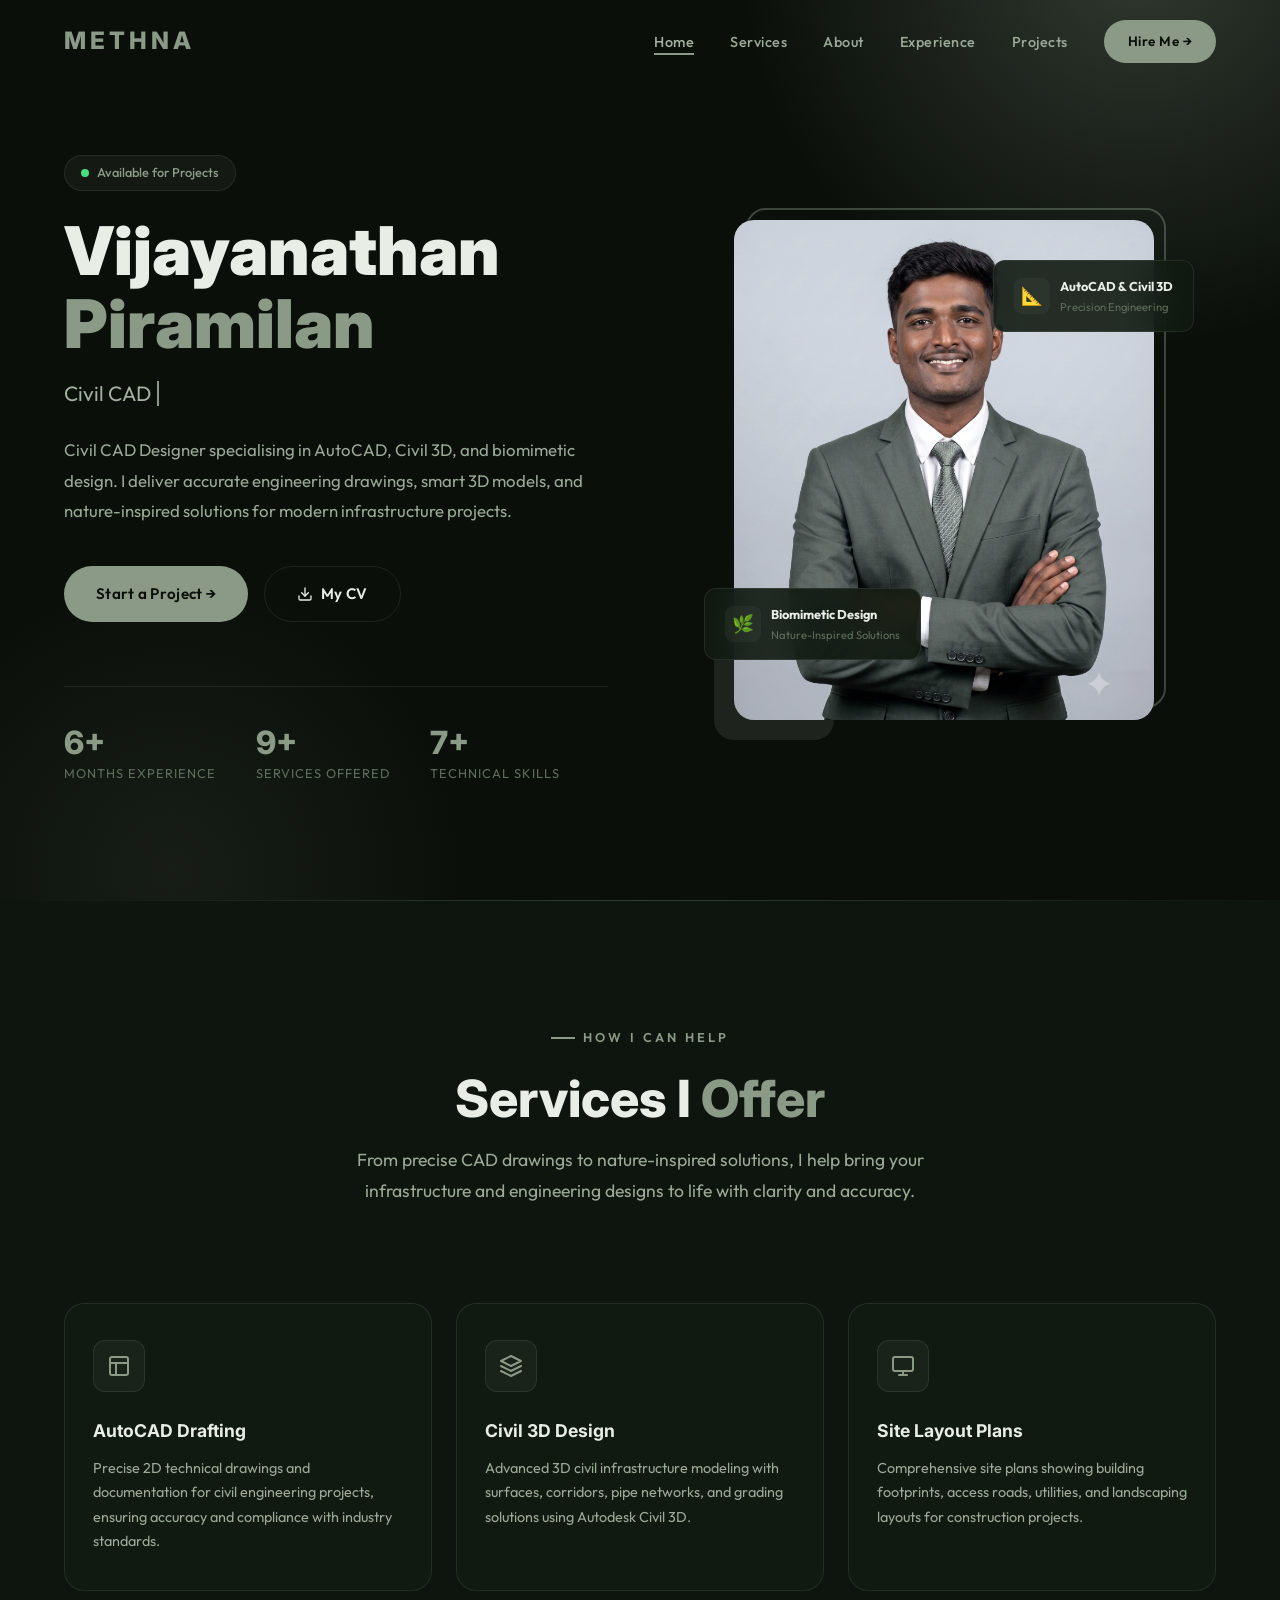
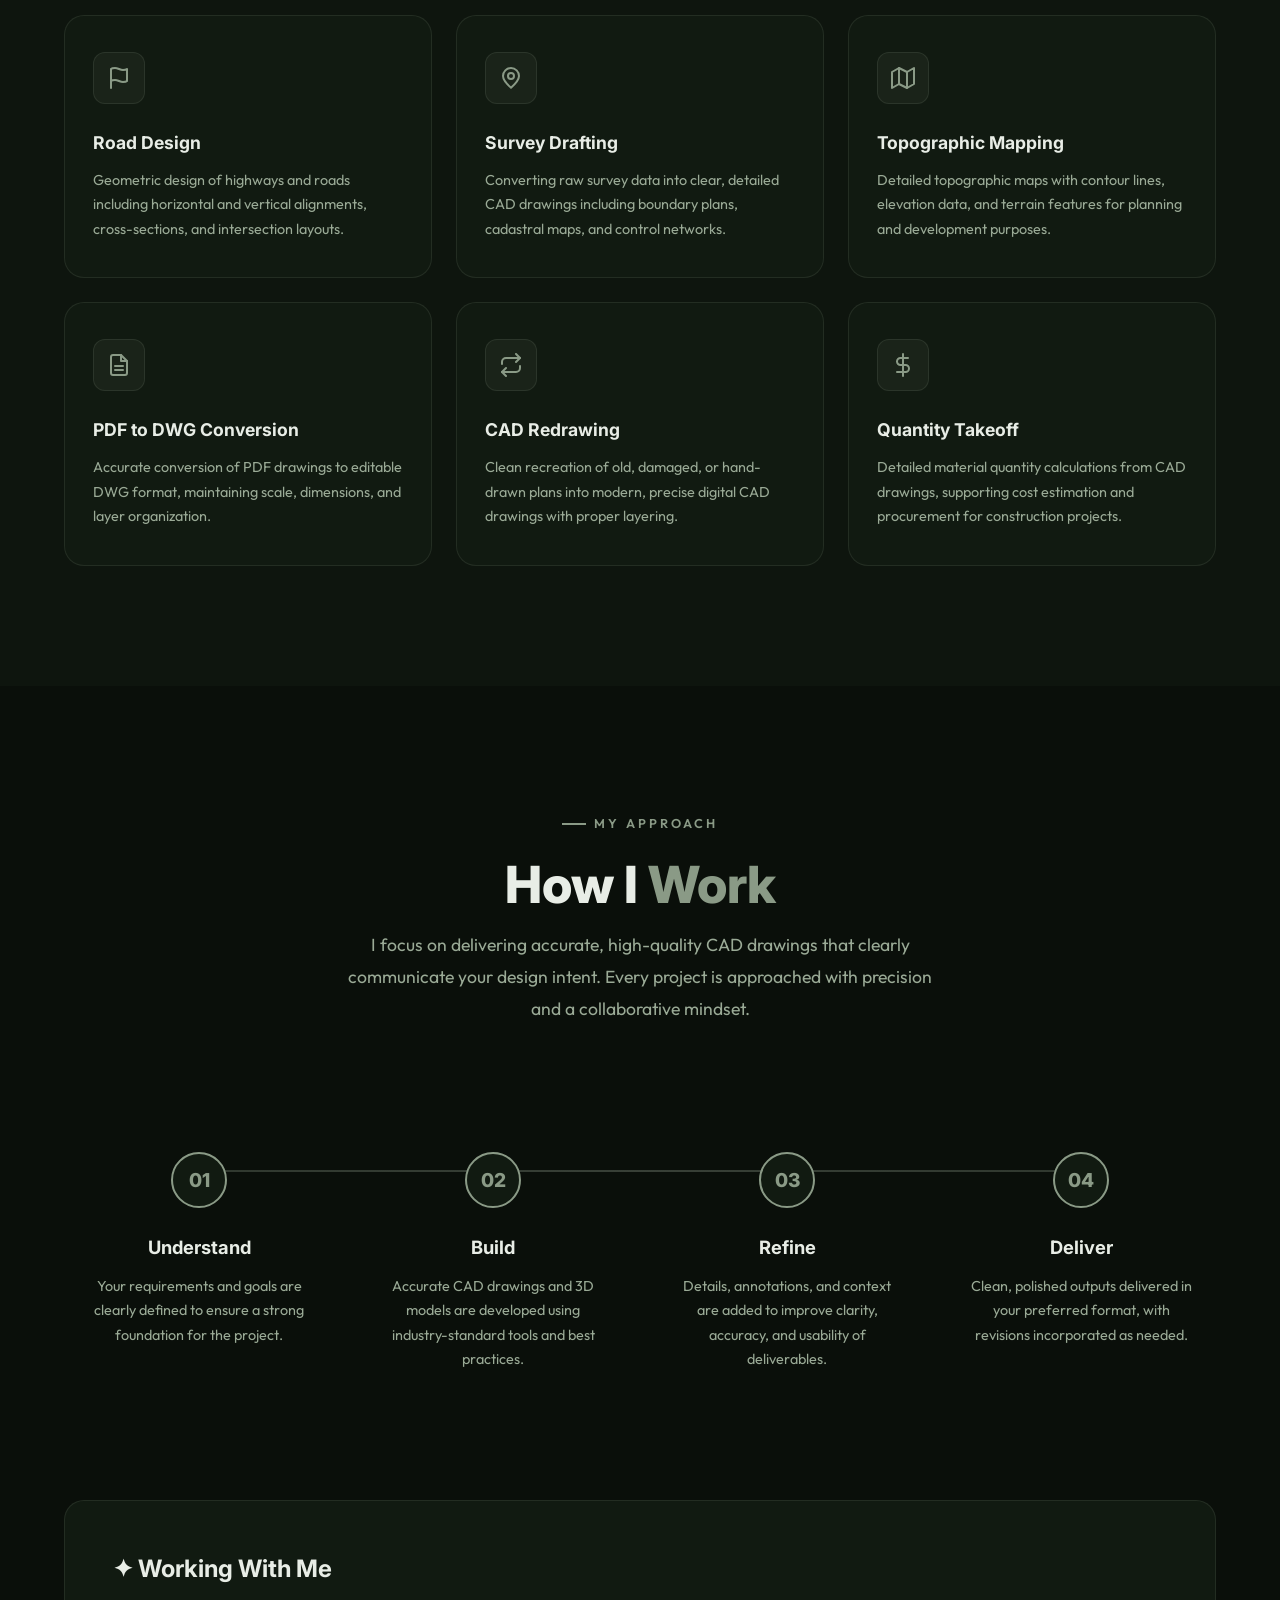
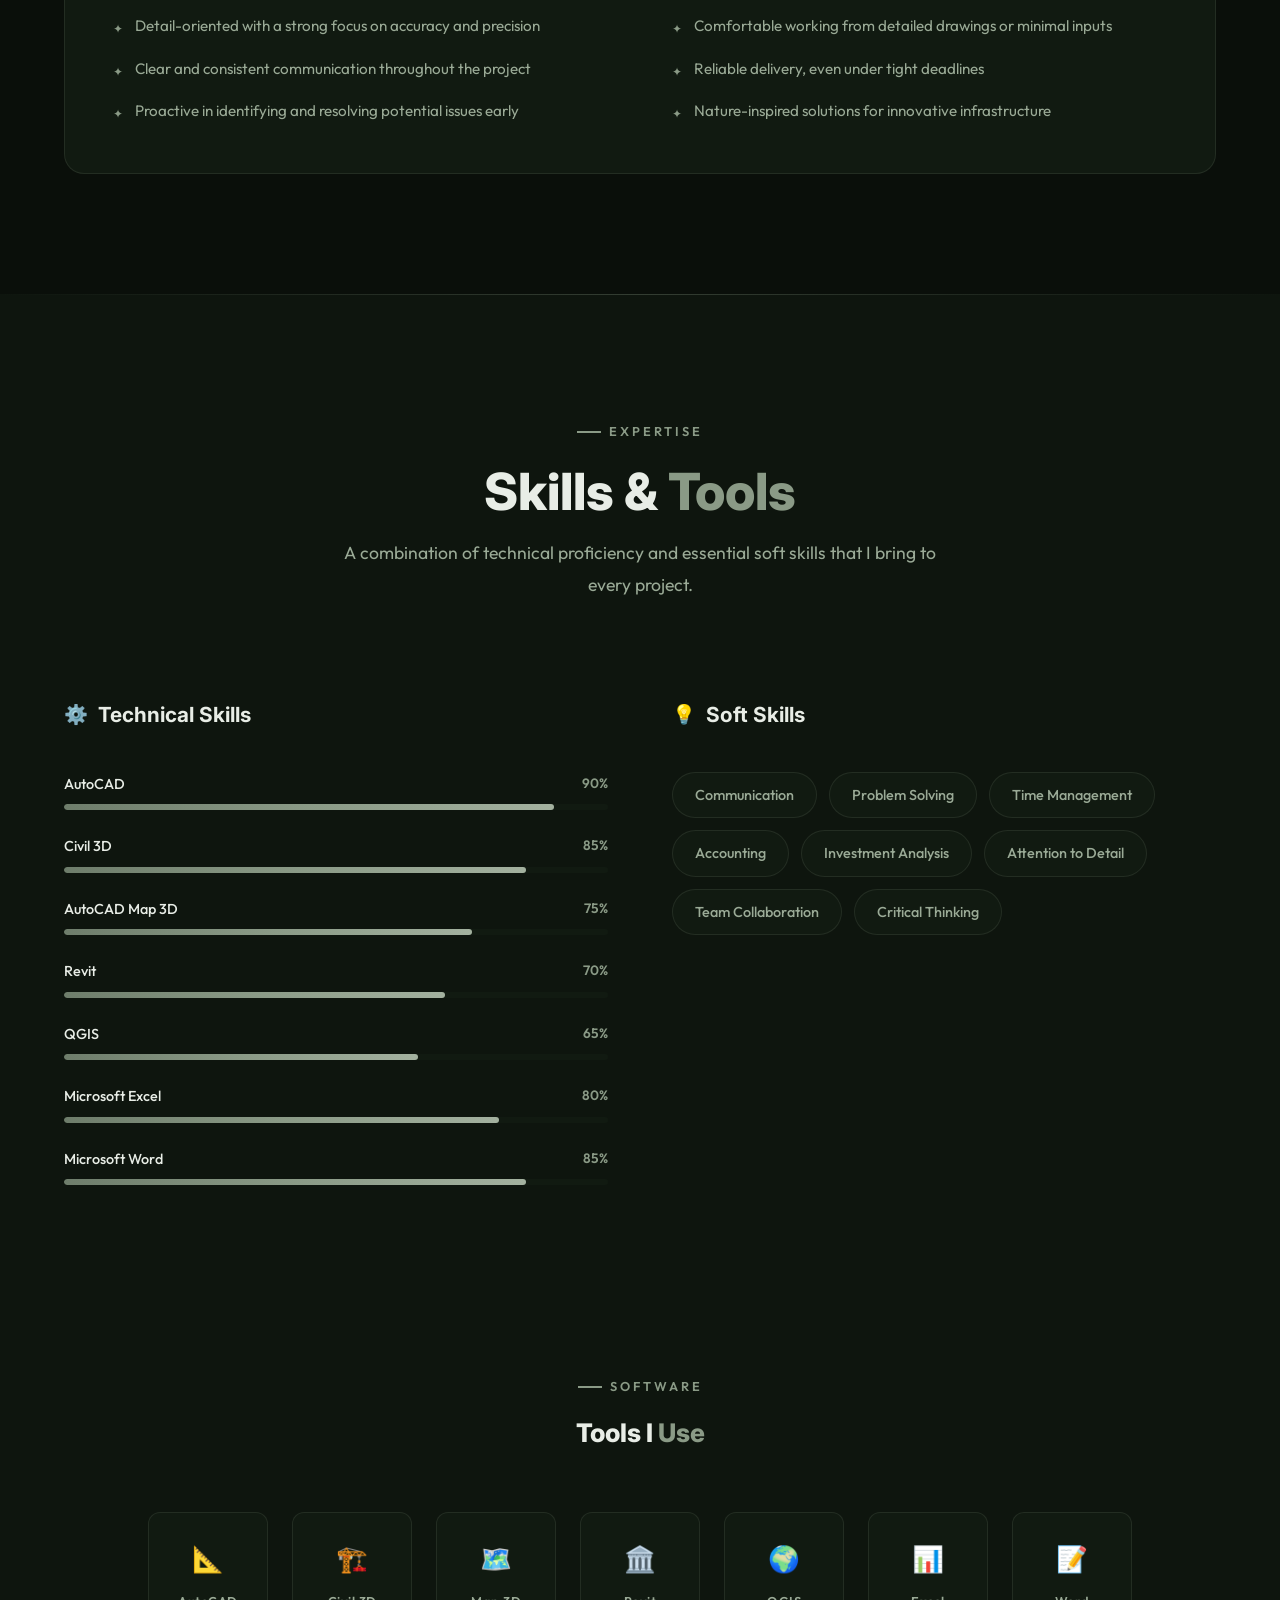
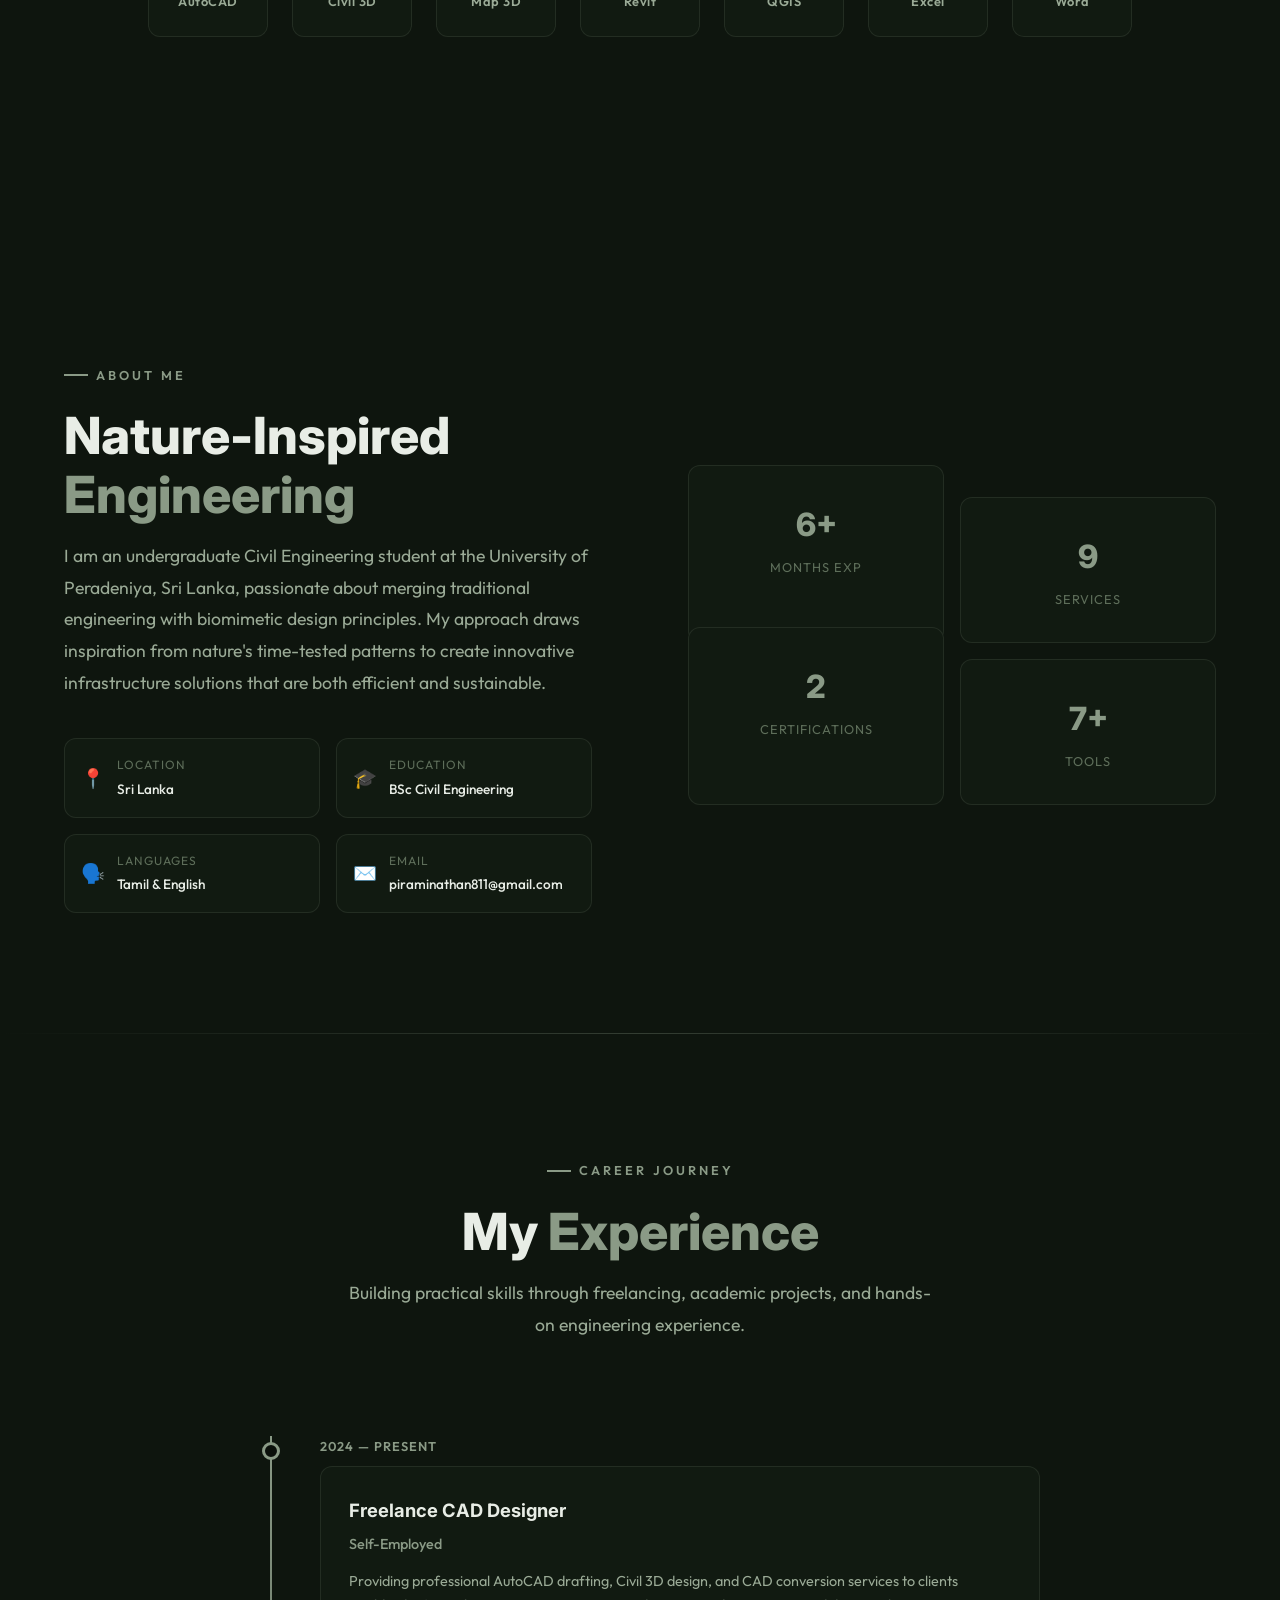
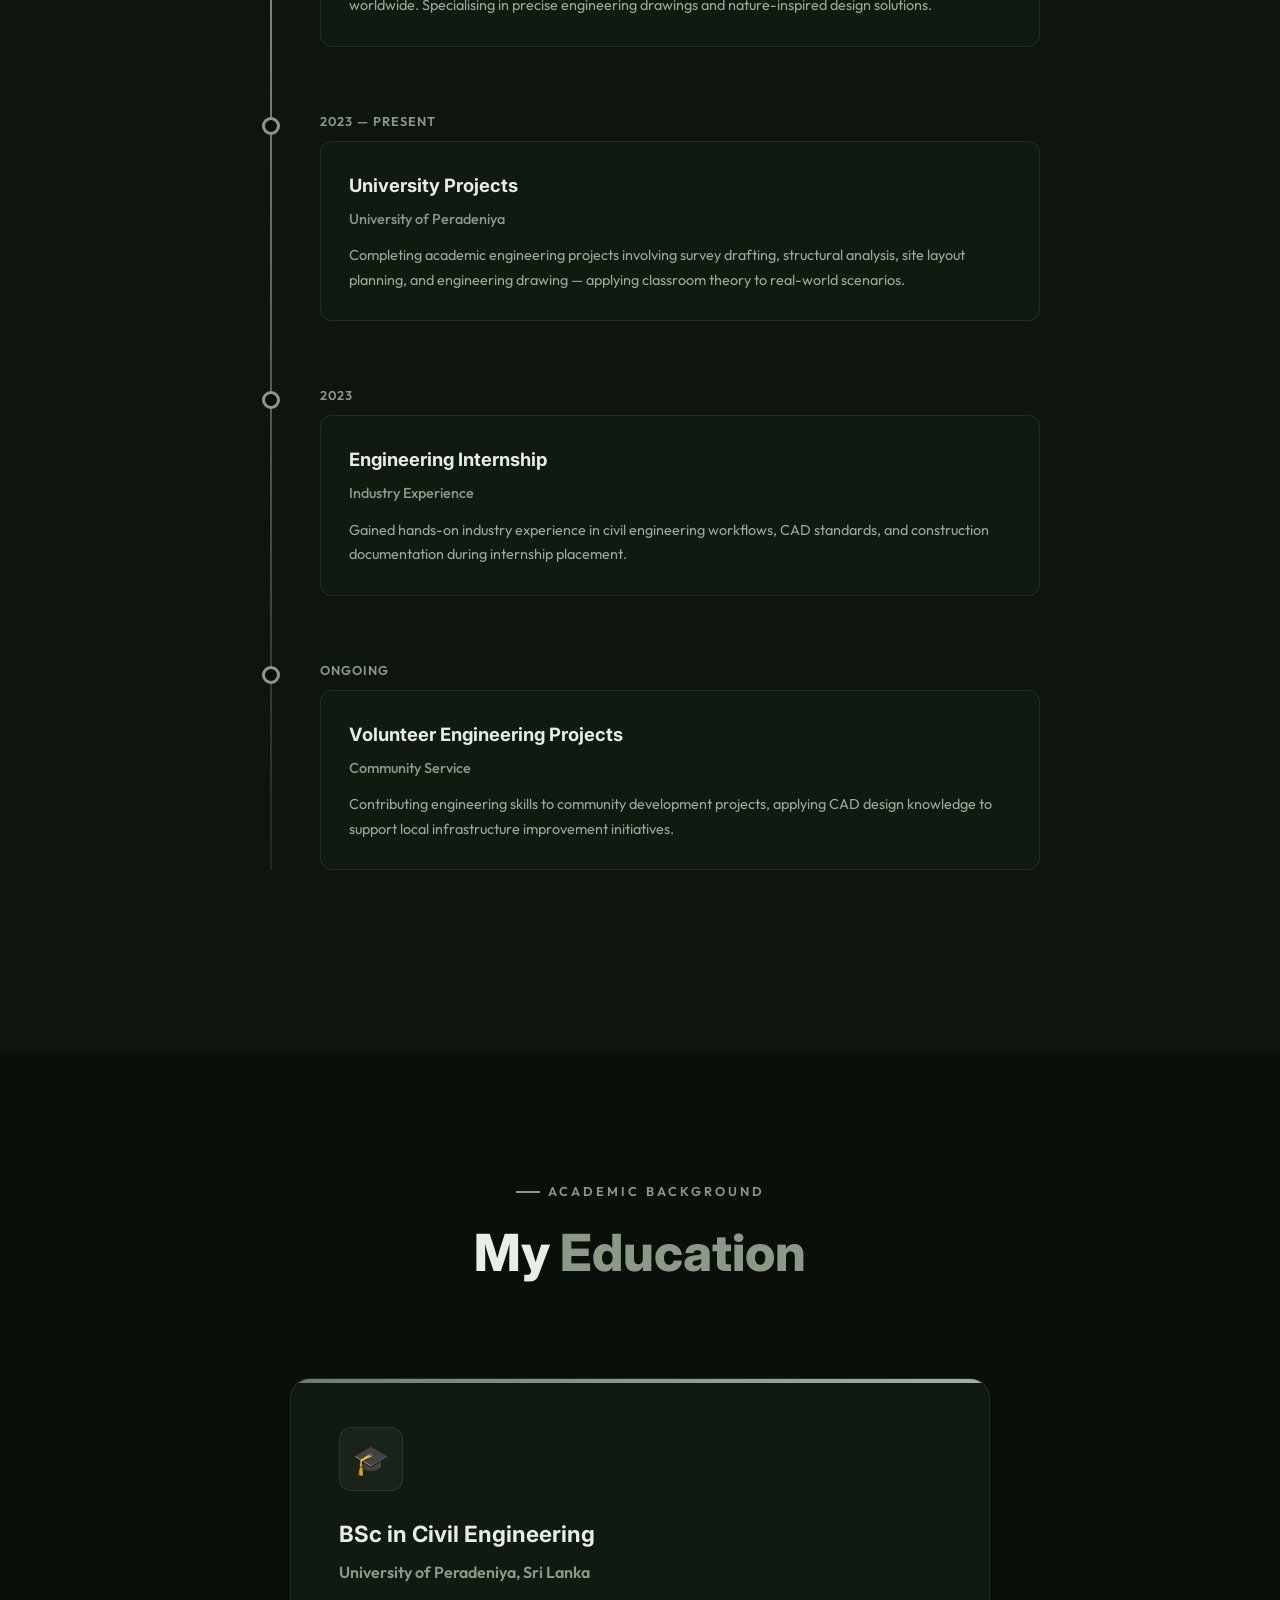
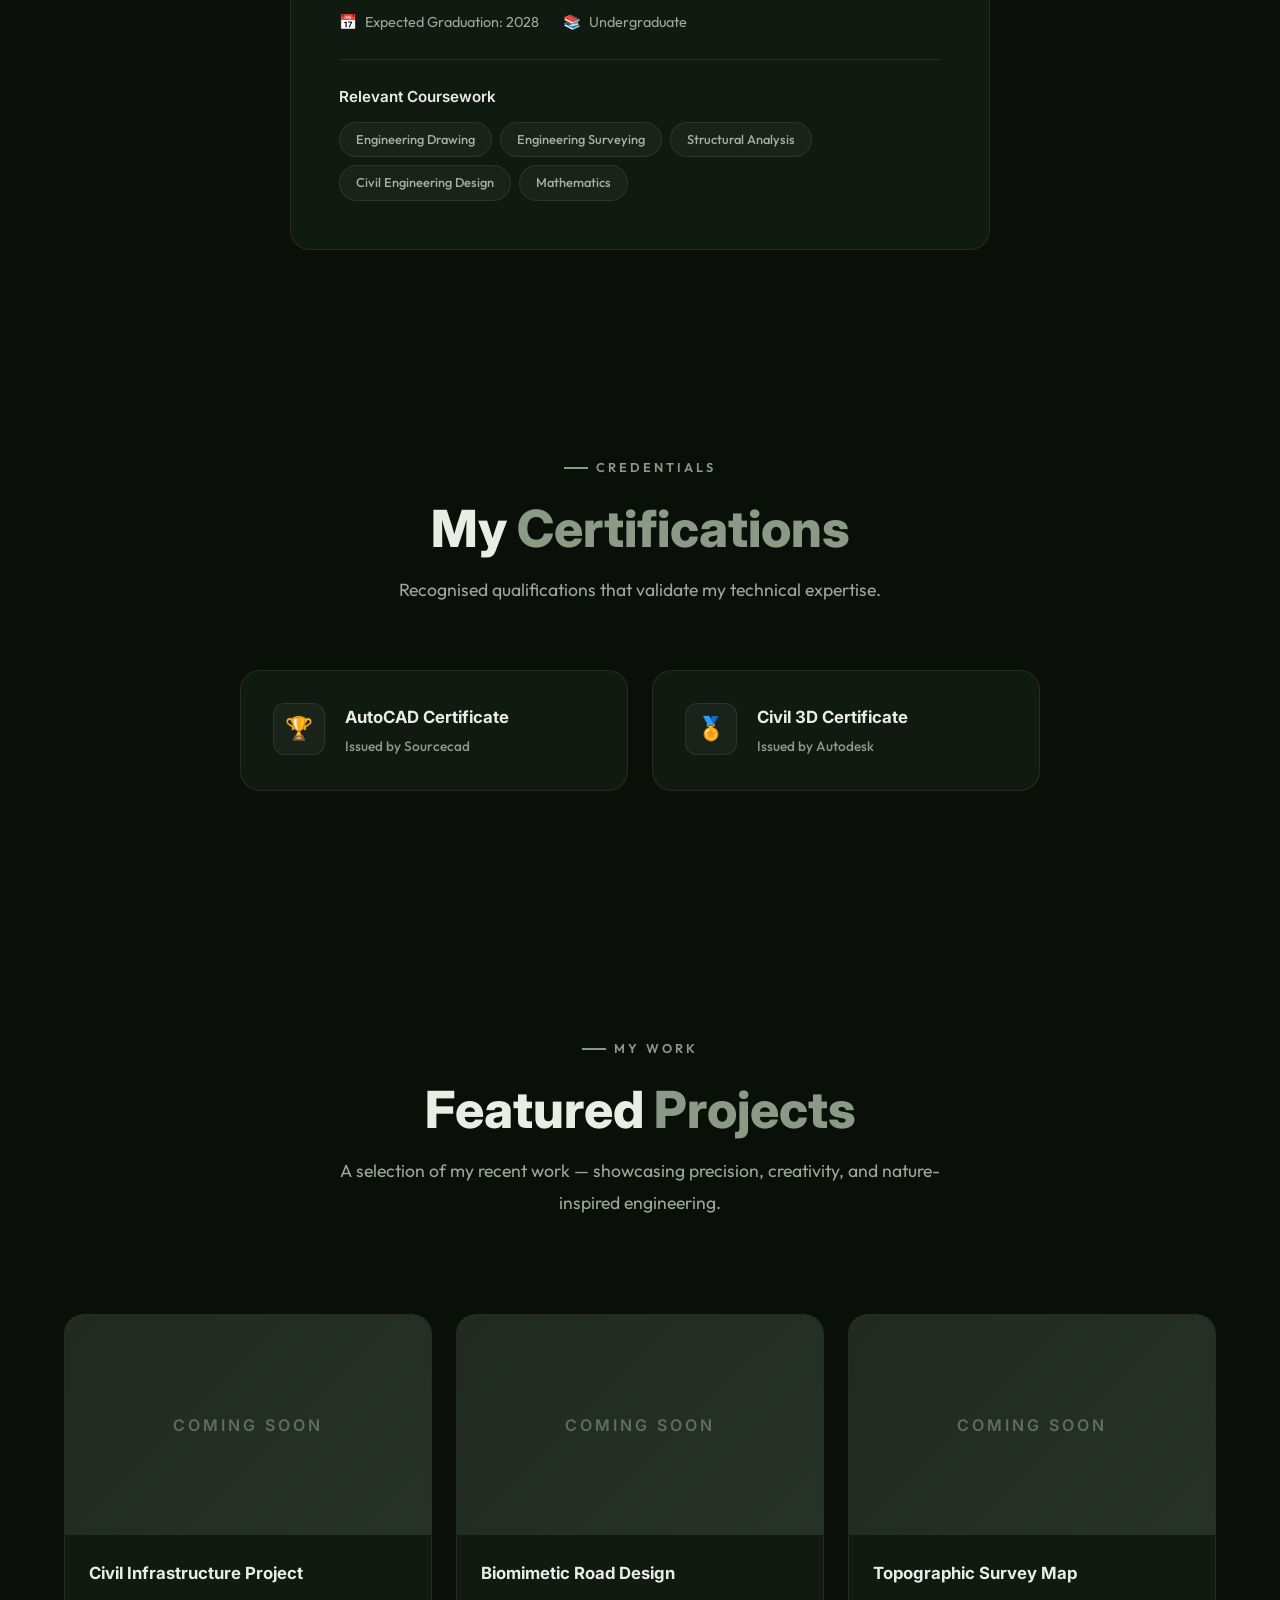
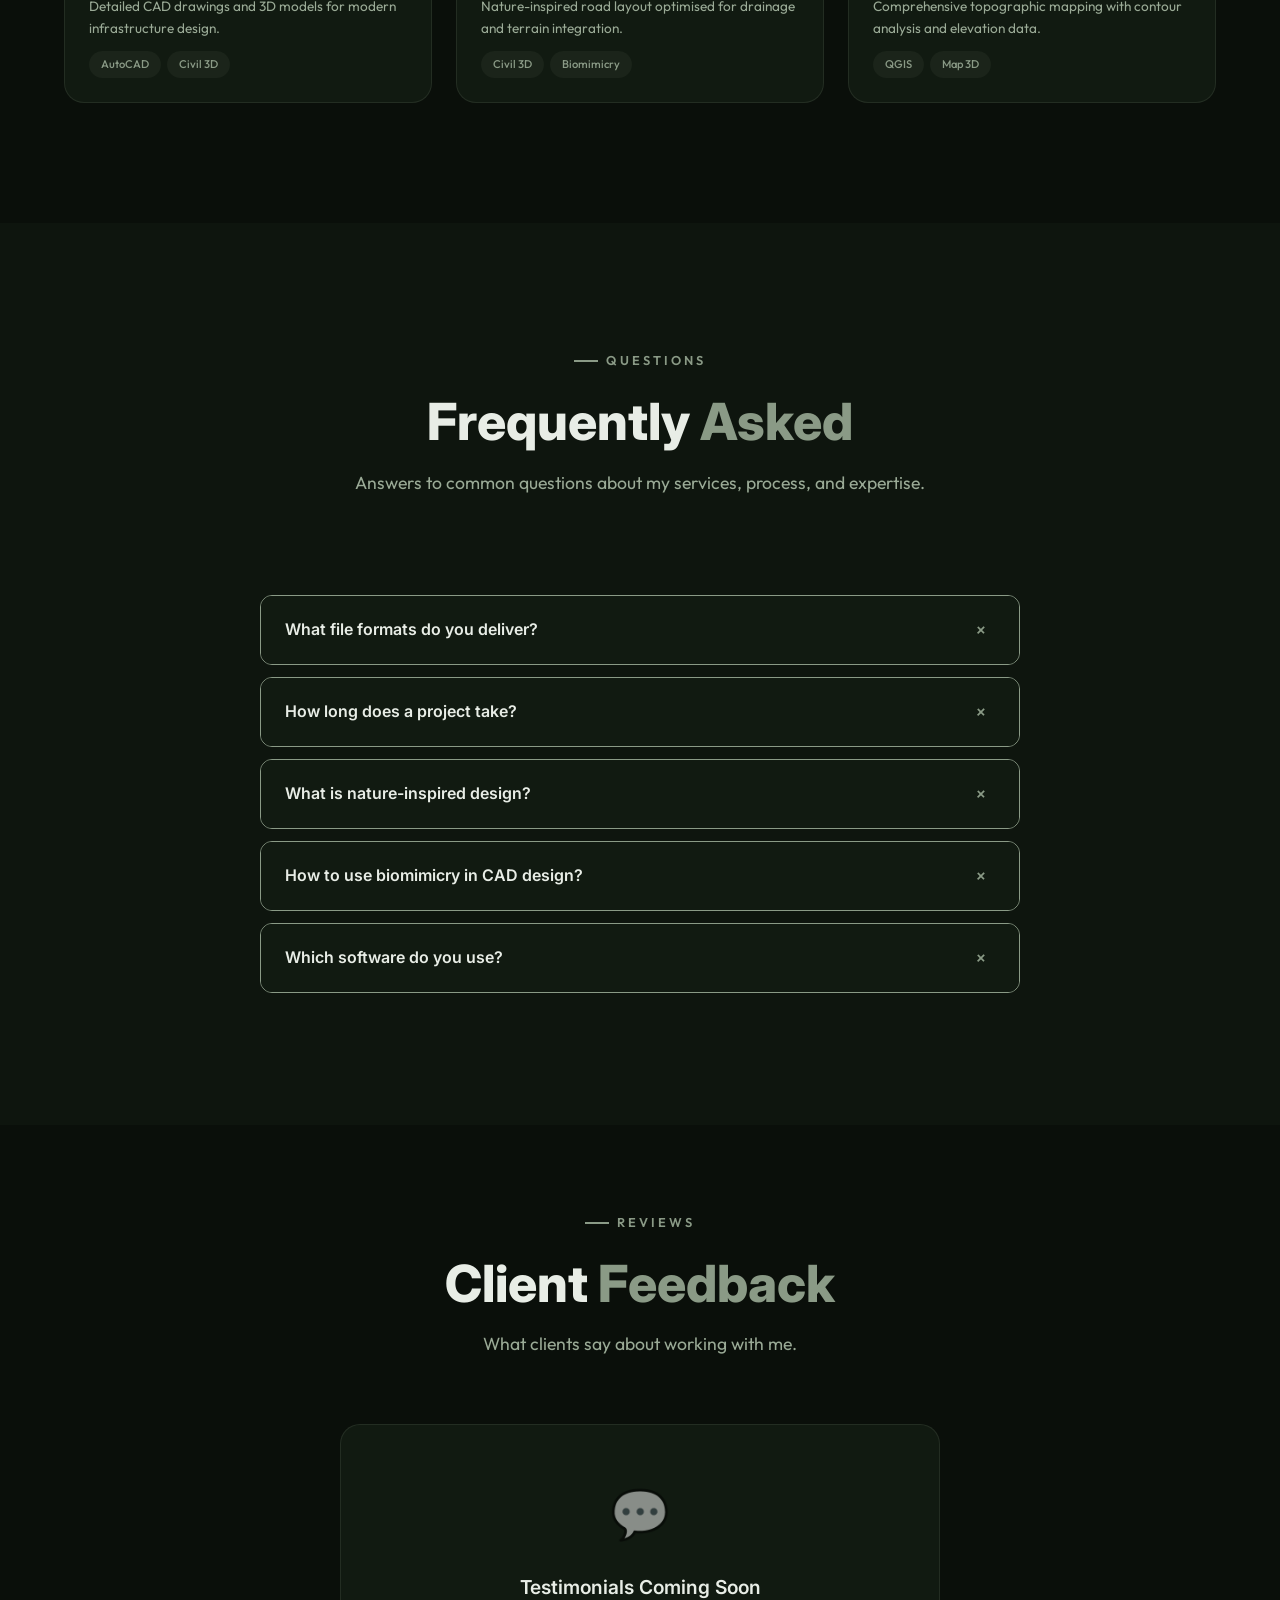
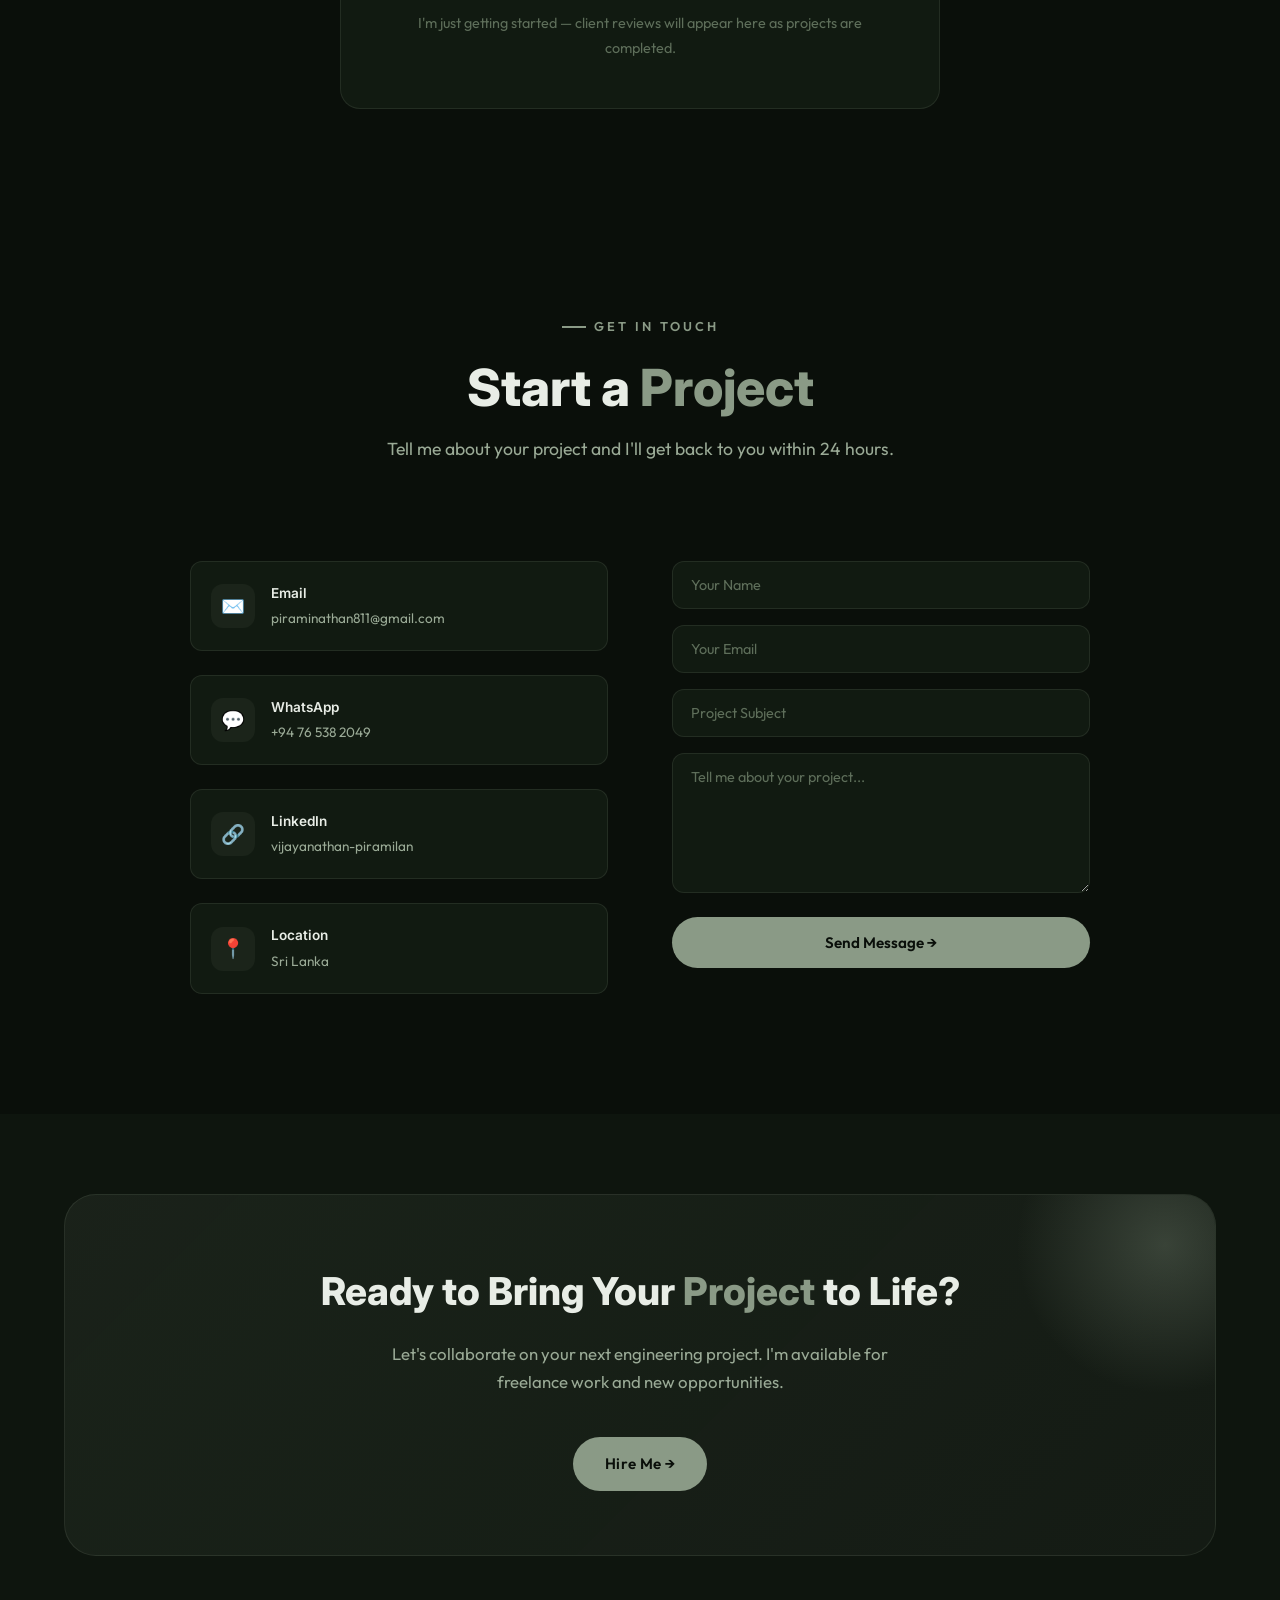
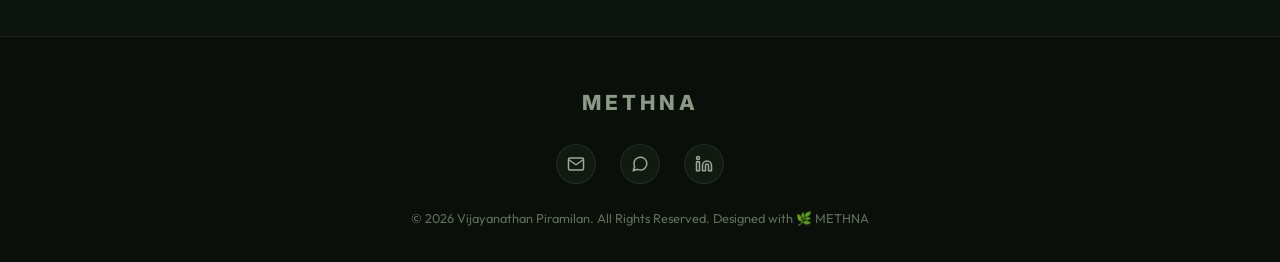
<file: index.html>
<!DOCTYPE html>
<html lang="en">
<head>
  <meta charset="UTF-8">
  <meta name="viewport" content="width=device-width, initial-scale=1.0">
  <meta name="description" content="Vijayanathan Piramilan — Civil CAD Designer specialising in AutoCAD, Civil 3D, and biomimetic design. Delivering accurate engineering drawings, smart 3D models, and nature-inspired solutions.">
  <meta name="keywords" content="CAD Designer, AutoCAD, Civil 3D, Civil Engineering, Biomimicry, Nature-Inspired Design, Sri Lanka">
  <meta name="author" content="Vijayanathan Piramilan">
  <title>METHNA | Vijayanathan Piramilan — Civil CAD Designer</title>
  <link rel="stylesheet" href="styles.css">

  <!-- Favicon (SVG inline) -->
  <link rel="icon" type="image/svg+xml" href="data:image/svg+xml,%3Csvg xmlns='http://www.w3.org/2000/svg' viewBox='0 0 32 32'%3E%3Crect width='32' height='32' rx='8' fill='%238A9A86'/%3E%3Ctext x='50%25' y='55%25' dominant-baseline='middle' text-anchor='middle' fill='%23fff' font-family='Inter,sans-serif' font-weight='800' font-size='16'%3EM%3C/text%3E%3C/svg%3E">
</head>
<body>

  <!-- ============================================================
       NAVIGATION
       ============================================================ -->
  <nav class="navbar" id="navbar">
    <div class="container">
      <a href="#home" class="nav-logo">METHNA</a>
      <ul class="nav-links" id="navLinks">
        <li><a href="#home" class="active">Home</a></li>
        <li><a href="#services">Services</a></li>
        <li><a href="#about">About</a></li>
        <li><a href="#experience">Experience</a></li>
        <li><a href="#portfolio">Projects</a></li>
        <li><a href="#contact" class="nav-cta">Hire Me →</a></li>
      </ul>
      <div class="hamburger" id="hamburger">
        <span></span>
        <span></span>
        <span></span>
      </div>
    </div>
  </nav>

  <!-- ============================================================
       HERO SECTION
       ============================================================ -->
  <section class="hero" id="home">
    <div class="container">
      <div class="hero-content">
        <div class="hero-badge">
          <span class="dot"></span>
          Available for Projects
        </div>
        <h1 class="hero-name">
          <span class="first">Vijayanathan</span>
          <span class="last">Piramilan</span>
        </h1>
        <p class="hero-title">
          <span id="typingText"></span>
          <span class="typing-cursor"></span>
        </p>
        <p class="hero-description">
          Civil CAD Designer specialising in AutoCAD, Civil 3D, and biomimetic design. 
          I deliver accurate engineering drawings, smart 3D models, and nature-inspired 
          solutions for modern infrastructure projects.
        </p>
        <div class="hero-buttons">
          <a href="#contact" class="btn btn-primary">Start a Project →</a>
          <a href="#" class="btn btn-outline" id="cvDownload">
            <svg width="16" height="16" viewBox="0 0 24 24" fill="none" stroke="currentColor" stroke-width="2" stroke-linecap="round" stroke-linejoin="round"><path d="M21 15v4a2 2 0 0 1-2 2H5a2 2 0 0 1-2-2v-4"/><polyline points="7 10 12 15 17 10"/><line x1="12" y1="15" x2="12" y2="3"/></svg>
            My CV
          </a>
        </div>
        <div class="hero-stats">
          <div class="stat">
            <div class="stat-value">6+</div>
            <div class="stat-label">Months Experience</div>
          </div>
          <div class="stat">
            <div class="stat-value">9+</div>
            <div class="stat-label">Services Offered</div>
          </div>
          <div class="stat">
            <div class="stat-value">7+</div>
            <div class="stat-label">Technical Skills</div>
          </div>
        </div>
      </div>
      <div class="hero-image">
        <div class="hero-image-wrapper">
          <img src="profile.jpg" alt="Vijayanathan Piramilan — Civil CAD Designer" loading="eager">
          <div class="hero-floating-card card-1">
            <div class="card-icon">📐</div>
            <div>
              <strong style="font-size:0.8rem;">AutoCAD & Civil 3D</strong>
              <div style="font-size:0.7rem;color:var(--text-muted);">Precision Engineering</div>
            </div>
          </div>
          <div class="hero-floating-card card-2">
            <div class="card-icon">🌿</div>
            <div>
              <strong style="font-size:0.8rem;">Biomimetic Design</strong>
              <div style="font-size:0.7rem;color:var(--text-muted);">Nature-Inspired Solutions</div>
            </div>
          </div>
        </div>
      </div>
    </div>
  </section>

  <!-- ============================================================
       SERVICES SECTION
       ============================================================ -->
  <section class="services" id="services">
    <div class="container">
      <div class="services-header reveal">
        <span class="section-label">How I Can Help</span>
        <h2 class="section-title">Services I <span class="highlight">Offer</span></h2>
        <p class="section-subtitle">From precise CAD drawings to nature-inspired solutions, I help bring your infrastructure and engineering designs to life with clarity and accuracy.</p>
      </div>
      <div class="services-grid">
        <!-- Service 1 -->
        <div class="service-card reveal reveal-delay-1">
          <div class="service-icon">
            <svg width="24" height="24" viewBox="0 0 24 24" fill="none" stroke="#8A9A86" stroke-width="2" stroke-linecap="round" stroke-linejoin="round"><rect x="3" y="3" width="18" height="18" rx="2"/><line x1="3" y1="9" x2="21" y2="9"/><line x1="9" y1="21" x2="9" y2="9"/></svg>
          </div>
          <h3>AutoCAD Drafting</h3>
          <p>Precise 2D technical drawings and documentation for civil engineering projects, ensuring accuracy and compliance with industry standards.</p>
        </div>
        <!-- Service 2 -->
        <div class="service-card reveal reveal-delay-2">
          <div class="service-icon">
            <svg width="24" height="24" viewBox="0 0 24 24" fill="none" stroke="#8A9A86" stroke-width="2" stroke-linecap="round" stroke-linejoin="round"><path d="M12 2L2 7l10 5 10-5-10-5z"/><path d="M2 17l10 5 10-5"/><path d="M2 12l10 5 10-5"/></svg>
          </div>
          <h3>Civil 3D Design</h3>
          <p>Advanced 3D civil infrastructure modeling with surfaces, corridors, pipe networks, and grading solutions using Autodesk Civil 3D.</p>
        </div>
        <!-- Service 3 -->
        <div class="service-card reveal reveal-delay-3">
          <div class="service-icon">
            <svg width="24" height="24" viewBox="0 0 24 24" fill="none" stroke="#8A9A86" stroke-width="2" stroke-linecap="round" stroke-linejoin="round"><rect x="2" y="3" width="20" height="14" rx="2"/><line x1="8" y1="21" x2="16" y2="21"/><line x1="12" y1="17" x2="12" y2="21"/></svg>
          </div>
          <h3>Site Layout Plans</h3>
          <p>Comprehensive site plans showing building footprints, access roads, utilities, and landscaping layouts for construction projects.</p>
        </div>
        <!-- Service 4 -->
        <div class="service-card reveal reveal-delay-1">
          <div class="service-icon">
            <svg width="24" height="24" viewBox="0 0 24 24" fill="none" stroke="#8A9A86" stroke-width="2" stroke-linecap="round" stroke-linejoin="round"><path d="M4 15s1-1 4-1 5 2 8 2 4-1 4-1V3s-1 1-4 1-5-2-8-2-4 1-4 1z"/><line x1="4" y1="22" x2="4" y2="15"/></svg>
          </div>
          <h3>Road Design</h3>
          <p>Geometric design of highways and roads including horizontal and vertical alignments, cross-sections, and intersection layouts.</p>
        </div>
        <!-- Service 5 -->
        <div class="service-card reveal reveal-delay-2">
          <div class="service-icon">
            <svg width="24" height="24" viewBox="0 0 24 24" fill="none" stroke="#8A9A86" stroke-width="2" stroke-linecap="round" stroke-linejoin="round"><circle cx="12" cy="10" r="3"/><path d="M12 21.7C17.3 17 20 13 20 10a8 8 0 1 0-16 0c0 3 2.7 7 8 11.7z"/></svg>
          </div>
          <h3>Survey Drafting</h3>
          <p>Converting raw survey data into clear, detailed CAD drawings including boundary plans, cadastral maps, and control networks.</p>
        </div>
        <!-- Service 6 -->
        <div class="service-card reveal reveal-delay-3">
          <div class="service-icon">
            <svg width="24" height="24" viewBox="0 0 24 24" fill="none" stroke="#8A9A86" stroke-width="2" stroke-linecap="round" stroke-linejoin="round"><polygon points="1 6 1 22 8 18 16 22 23 18 23 2 16 6 8 2 1 6"/><line x1="8" y1="2" x2="8" y2="18"/><line x1="16" y1="6" x2="16" y2="22"/></svg>
          </div>
          <h3>Topographic Mapping</h3>
          <p>Detailed topographic maps with contour lines, elevation data, and terrain features for planning and development purposes.</p>
        </div>
        <!-- Service 7 -->
        <div class="service-card reveal reveal-delay-1">
          <div class="service-icon">
            <svg width="24" height="24" viewBox="0 0 24 24" fill="none" stroke="#8A9A86" stroke-width="2" stroke-linecap="round" stroke-linejoin="round"><path d="M14 2H6a2 2 0 0 0-2 2v16a2 2 0 0 0 2 2h12a2 2 0 0 0 2-2V8z"/><polyline points="14 2 14 8 20 8"/><line x1="16" y1="13" x2="8" y2="13"/><line x1="16" y1="17" x2="8" y2="17"/></svg>
          </div>
          <h3>PDF to DWG Conversion</h3>
          <p>Accurate conversion of PDF drawings to editable DWG format, maintaining scale, dimensions, and layer organization.</p>
        </div>
        <!-- Service 8 -->
        <div class="service-card reveal reveal-delay-2">
          <div class="service-icon">
            <svg width="24" height="24" viewBox="0 0 24 24" fill="none" stroke="#8A9A86" stroke-width="2" stroke-linecap="round" stroke-linejoin="round"><polyline points="17 1 21 5 17 9"/><path d="M3 11V9a4 4 0 0 1 4-4h14"/><polyline points="7 23 3 19 7 15"/><path d="M21 13v2a4 4 0 0 1-4 4H3"/></svg>
          </div>
          <h3>CAD Redrawing</h3>
          <p>Clean recreation of old, damaged, or hand-drawn plans into modern, precise digital CAD drawings with proper layering.</p>
        </div>
        <!-- Service 9 -->
        <div class="service-card reveal reveal-delay-3">
          <div class="service-icon">
            <svg width="24" height="24" viewBox="0 0 24 24" fill="none" stroke="#8A9A86" stroke-width="2" stroke-linecap="round" stroke-linejoin="round"><line x1="12" y1="1" x2="12" y2="23"/><path d="M17 5H9.5a3.5 3.5 0 0 0 0 7h5a3.5 3.5 0 0 1 0 7H6"/></svg>
          </div>
          <h3>Quantity Takeoff</h3>
          <p>Detailed material quantity calculations from CAD drawings, supporting cost estimation and procurement for construction projects.</p>
        </div>
      </div>
    </div>
  </section>

  <!-- ============================================================
       APPROACH SECTION
       ============================================================ -->
  <section class="approach" id="approach">
    <div class="container">
      <div class="approach-header reveal">
        <span class="section-label">My Approach</span>
        <h2 class="section-title">How I <span class="highlight">Work</span></h2>
        <p class="section-subtitle">I focus on delivering accurate, high-quality CAD drawings that clearly communicate your design intent. Every project is approached with precision and a collaborative mindset.</p>
      </div>
      <div class="approach-steps">
        <div class="approach-step reveal reveal-delay-1">
          <div class="step-number">01</div>
          <h3>Understand</h3>
          <p>Your requirements and goals are clearly defined to ensure a strong foundation for the project.</p>
        </div>
        <div class="approach-step reveal reveal-delay-2">
          <div class="step-number">02</div>
          <h3>Build</h3>
          <p>Accurate CAD drawings and 3D models are developed using industry-standard tools and best practices.</p>
        </div>
        <div class="approach-step reveal reveal-delay-3">
          <div class="step-number">03</div>
          <h3>Refine</h3>
          <p>Details, annotations, and context are added to improve clarity, accuracy, and usability of deliverables.</p>
        </div>
        <div class="approach-step reveal reveal-delay-4">
          <div class="step-number">04</div>
          <h3>Deliver</h3>
          <p>Clean, polished outputs delivered in your preferred format, with revisions incorporated as needed.</p>
        </div>
      </div>

      <!-- Working Together -->
      <div class="working-together reveal">
        <h3>✦ Working With Me</h3>
        <ul class="working-list">
          <li>Detail-oriented with a strong focus on accuracy and precision</li>
          <li>Comfortable working from detailed drawings or minimal inputs</li>
          <li>Clear and consistent communication throughout the project</li>
          <li>Reliable delivery, even under tight deadlines</li>
          <li>Proactive in identifying and resolving potential issues early</li>
          <li>Nature-inspired solutions for innovative infrastructure</li>
        </ul>
      </div>
    </div>
  </section>

  <!-- ============================================================
       SKILLS SECTION
       ============================================================ -->
  <section class="skills" id="skills">
    <div class="container">
      <div class="skills-header reveal">
        <span class="section-label">Expertise</span>
        <h2 class="section-title">Skills & <span class="highlight">Tools</span></h2>
        <p class="section-subtitle">A combination of technical proficiency and essential soft skills that I bring to every project.</p>
      </div>
      <div class="skills-content">
        <!-- Technical Skills -->
        <div class="skills-category reveal">
          <h3><span>⚙️</span> Technical Skills</h3>
          <div class="skill-item">
            <div class="skill-info">
              <span class="skill-name">AutoCAD</span>
              <span class="skill-percent">90%</span>
            </div>
            <div class="skill-bar">
              <div class="skill-bar-fill" data-width="90"></div>
            </div>
          </div>
          <div class="skill-item">
            <div class="skill-info">
              <span class="skill-name">Civil 3D</span>
              <span class="skill-percent">85%</span>
            </div>
            <div class="skill-bar">
              <div class="skill-bar-fill" data-width="85"></div>
            </div>
          </div>
          <div class="skill-item">
            <div class="skill-info">
              <span class="skill-name">AutoCAD Map 3D</span>
              <span class="skill-percent">75%</span>
            </div>
            <div class="skill-bar">
              <div class="skill-bar-fill" data-width="75"></div>
            </div>
          </div>
          <div class="skill-item">
            <div class="skill-info">
              <span class="skill-name">Revit</span>
              <span class="skill-percent">70%</span>
            </div>
            <div class="skill-bar">
              <div class="skill-bar-fill" data-width="70"></div>
            </div>
          </div>
          <div class="skill-item">
            <div class="skill-info">
              <span class="skill-name">QGIS</span>
              <span class="skill-percent">65%</span>
            </div>
            <div class="skill-bar">
              <div class="skill-bar-fill" data-width="65"></div>
            </div>
          </div>
          <div class="skill-item">
            <div class="skill-info">
              <span class="skill-name">Microsoft Excel</span>
              <span class="skill-percent">80%</span>
            </div>
            <div class="skill-bar">
              <div class="skill-bar-fill" data-width="80"></div>
            </div>
          </div>
          <div class="skill-item">
            <div class="skill-info">
              <span class="skill-name">Microsoft Word</span>
              <span class="skill-percent">85%</span>
            </div>
            <div class="skill-bar">
              <div class="skill-bar-fill" data-width="85"></div>
            </div>
          </div>
        </div>
        <!-- Soft Skills -->
        <div class="skills-category reveal reveal-delay-2">
          <h3><span>💡</span> Soft Skills</h3>
          <div class="soft-skills-grid">
            <span class="soft-skill-tag">Communication</span>
            <span class="soft-skill-tag">Problem Solving</span>
            <span class="soft-skill-tag">Time Management</span>
            <span class="soft-skill-tag">Accounting</span>
            <span class="soft-skill-tag">Investment Analysis</span>
            <span class="soft-skill-tag">Attention to Detail</span>
            <span class="soft-skill-tag">Team Collaboration</span>
            <span class="soft-skill-tag">Critical Thinking</span>
          </div>
        </div>
      </div>

      <!-- Tools I Use -->
      <div class="tools" style="margin-top:80px;">
        <div class="tools-header reveal">
          <span class="section-label">Software</span>
          <h3 class="section-title" style="font-size:1.6rem;">Tools I <span class="highlight">Use</span></h3>
        </div>
        <div class="tools-grid reveal">
          <div class="tool-item">
            <div class="tool-icon">📐</div>
            <span class="tool-name">AutoCAD</span>
          </div>
          <div class="tool-item">
            <div class="tool-icon">🏗️</div>
            <span class="tool-name">Civil 3D</span>
          </div>
          <div class="tool-item">
            <div class="tool-icon">🗺️</div>
            <span class="tool-name">Map 3D</span>
          </div>
          <div class="tool-item">
            <div class="tool-icon">🏛️</div>
            <span class="tool-name">Revit</span>
          </div>
          <div class="tool-item">
            <div class="tool-icon">🌍</div>
            <span class="tool-name">QGIS</span>
          </div>
          <div class="tool-item">
            <div class="tool-icon">📊</div>
            <span class="tool-name">Excel</span>
          </div>
          <div class="tool-item">
            <div class="tool-icon">📝</div>
            <span class="tool-name">Word</span>
          </div>
        </div>
      </div>
    </div>
  </section>

  <!-- ============================================================
       ABOUT SECTION
       ============================================================ -->
  <section class="about" id="about">
    <div class="container">
      <div class="about-content">
        <span class="section-label reveal">About Me</span>
        <h2 class="section-title reveal">Nature-Inspired <span class="highlight">Engineering</span></h2>
        <p class="section-subtitle reveal">
          I am an undergraduate Civil Engineering student at the University of Peradeniya, Sri Lanka, 
          passionate about merging traditional engineering with biomimetic design principles. 
          My approach draws inspiration from nature's time-tested patterns to create innovative 
          infrastructure solutions that are both efficient and sustainable.
        </p>
        <div class="about-details reveal">
          <div class="about-detail-item">
            <span class="about-detail-icon">📍</span>
            <div class="about-detail-text">
              <span class="detail-label">Location</span>
              <span class="detail-value">Sri Lanka</span>
            </div>
          </div>
          <div class="about-detail-item">
            <span class="about-detail-icon">🎓</span>
            <div class="about-detail-text">
              <span class="detail-label">Education</span>
              <span class="detail-value">BSc Civil Engineering</span>
            </div>
          </div>
          <div class="about-detail-item">
            <span class="about-detail-icon">🗣️</span>
            <div class="about-detail-text">
              <span class="detail-label">Languages</span>
              <span class="detail-value">Tamil & English</span>
            </div>
          </div>
          <div class="about-detail-item">
            <span class="about-detail-icon">✉️</span>
            <div class="about-detail-text">
              <span class="detail-label">Email</span>
              <span class="detail-value">piraminathan811@gmail.com</span>
            </div>
          </div>
        </div>
      </div>
      <div class="about-visual reveal">
        <div class="about-image-grid">
          <div class="about-image-card">
            <div class="card-value">6+</div>
            <div class="card-label">Months Exp</div>
          </div>
          <div class="about-image-card">
            <div class="card-value">9</div>
            <div class="card-label">Services</div>
          </div>
          <div class="about-image-card">
            <div class="card-value">2</div>
            <div class="card-label">Certifications</div>
          </div>
          <div class="about-image-card">
            <div class="card-value">7+</div>
            <div class="card-label">Tools</div>
          </div>
        </div>
      </div>
    </div>
  </section>

  <!-- ============================================================
       EXPERIENCE SECTION
       ============================================================ -->
  <section class="experience" id="experience" style="position:relative;">
    <div class="container">
      <div class="experience-header reveal">
        <span class="section-label">Career Journey</span>
        <h2 class="section-title">My <span class="highlight">Experience</span></h2>
        <p class="section-subtitle">Building practical skills through freelancing, academic projects, and hands-on engineering experience.</p>
      </div>
      <div class="timeline">
        <div class="timeline-item reveal">
          <div class="timeline-dot"></div>
          <div class="timeline-date">2024 — Present</div>
          <div class="timeline-card">
            <h3>Freelance CAD Designer</h3>
            <p class="timeline-org">Self-Employed</p>
            <p>Providing professional AutoCAD drafting, Civil 3D design, and CAD conversion services to clients worldwide. Specialising in precise engineering drawings and nature-inspired design solutions.</p>
          </div>
        </div>
        <div class="timeline-item reveal reveal-delay-1">
          <div class="timeline-dot"></div>
          <div class="timeline-date">2023 — Present</div>
          <div class="timeline-card">
            <h3>University Projects</h3>
            <p class="timeline-org">University of Peradeniya</p>
            <p>Completing academic engineering projects involving survey drafting, structural analysis, site layout planning, and engineering drawing — applying classroom theory to real-world scenarios.</p>
          </div>
        </div>
        <div class="timeline-item reveal reveal-delay-2">
          <div class="timeline-dot"></div>
          <div class="timeline-date">2023</div>
          <div class="timeline-card">
            <h3>Engineering Internship</h3>
            <p class="timeline-org">Industry Experience</p>
            <p>Gained hands-on industry experience in civil engineering workflows, CAD standards, and construction documentation during internship placement.</p>
          </div>
        </div>
        <div class="timeline-item reveal reveal-delay-3">
          <div class="timeline-dot"></div>
          <div class="timeline-date">Ongoing</div>
          <div class="timeline-card">
            <h3>Volunteer Engineering Projects</h3>
            <p class="timeline-org">Community Service</p>
            <p>Contributing engineering skills to community development projects, applying CAD design knowledge to support local infrastructure improvement initiatives.</p>
          </div>
        </div>
      </div>
    </div>
  </section>

  <!-- ============================================================
       EDUCATION SECTION
       ============================================================ -->
  <section class="education" id="education">
    <div class="container">
      <div class="education-header reveal">
        <span class="section-label">Academic Background</span>
        <h2 class="section-title">My <span class="highlight">Education</span></h2>
      </div>
      <div class="education-card reveal">
        <div class="edu-icon">🎓</div>
        <h3>BSc in Civil Engineering</h3>
        <p class="edu-university">University of Peradeniya, Sri Lanka</p>
        <div class="education-meta">
          <div class="education-meta-item">
            <span class="meta-icon">📅</span>
            Expected Graduation: 2028
          </div>
          <div class="education-meta-item">
            <span class="meta-icon">📚</span>
            Undergraduate
          </div>
        </div>
        <div class="education-coursework">
          <h4>Relevant Coursework</h4>
          <div class="coursework-tags">
            <span class="coursework-tag">Engineering Drawing</span>
            <span class="coursework-tag">Engineering Surveying</span>
            <span class="coursework-tag">Structural Analysis</span>
            <span class="coursework-tag">Civil Engineering Design</span>
            <span class="coursework-tag">Mathematics</span>
          </div>
        </div>
      </div>
    </div>
  </section>

  <!-- ============================================================
       CERTIFICATIONS SECTION
       ============================================================ -->
  <section class="certifications">
    <div class="container">
      <div class="certifications-header reveal">
        <span class="section-label">Credentials</span>
        <h2 class="section-title">My <span class="highlight">Certifications</span></h2>
        <p class="section-subtitle" style="margin:0 auto;">Recognised qualifications that validate my technical expertise.</p>
      </div>
      <div class="certs-grid">
        <div class="cert-card reveal reveal-delay-1">
          <div class="cert-badge">🏆</div>
          <div class="cert-info">
            <h3>AutoCAD Certificate</h3>
            <p class="cert-issuer">Issued by Sourcecad</p>
          </div>
        </div>
        <div class="cert-card reveal reveal-delay-2">
          <div class="cert-badge">🏅</div>
          <div class="cert-info">
            <h3>Civil 3D Certificate</h3>
            <p class="cert-issuer">Issued by Autodesk</p>
          </div>
        </div>
      </div>
    </div>
  </section>

  <!-- ============================================================
       PORTFOLIO SECTION
       ============================================================ -->
  <section class="portfolio" id="portfolio">
    <div class="container">
      <div class="portfolio-header reveal">
        <span class="section-label">My Work</span>
        <h2 class="section-title">Featured <span class="highlight">Projects</span></h2>
        <p class="section-subtitle">A selection of my recent work — showcasing precision, creativity, and nature-inspired engineering.</p>
      </div>
      <div class="portfolio-grid">
        <div class="portfolio-card reveal reveal-delay-1">
          <div class="portfolio-card-image">
            <span class="coming-soon-text">Coming Soon</span>
          </div>
          <div class="portfolio-card-content">
            <h3>Civil Infrastructure Project</h3>
            <p>Detailed CAD drawings and 3D models for modern infrastructure design.</p>
            <div class="portfolio-tags">
              <span class="portfolio-tag">AutoCAD</span>
              <span class="portfolio-tag">Civil 3D</span>
            </div>
          </div>
        </div>
        <div class="portfolio-card reveal reveal-delay-2">
          <div class="portfolio-card-image">
            <span class="coming-soon-text">Coming Soon</span>
          </div>
          <div class="portfolio-card-content">
            <h3>Biomimetic Road Design</h3>
            <p>Nature-inspired road layout optimised for drainage and terrain integration.</p>
            <div class="portfolio-tags">
              <span class="portfolio-tag">Civil 3D</span>
              <span class="portfolio-tag">Biomimicry</span>
            </div>
          </div>
        </div>
        <div class="portfolio-card reveal reveal-delay-3">
          <div class="portfolio-card-image">
            <span class="coming-soon-text">Coming Soon</span>
          </div>
          <div class="portfolio-card-content">
            <h3>Topographic Survey Map</h3>
            <p>Comprehensive topographic mapping with contour analysis and elevation data.</p>
            <div class="portfolio-tags">
              <span class="portfolio-tag">QGIS</span>
              <span class="portfolio-tag">Map 3D</span>
            </div>
          </div>
        </div>
      </div>
    </div>
  </section>

  <!-- ============================================================
       FAQ SECTION
       ============================================================ -->
  <section class="faq" id="faq">
    <div class="container">
      <div class="faq-header reveal">
        <span class="section-label">Questions</span>
        <h2 class="section-title">Frequently <span class="highlight">Asked</span></h2>
        <p class="section-subtitle">Answers to common questions about my services, process, and expertise.</p>
      </div>
      <div class="faq-list">
        <!-- FAQ 1 -->
        <div class="faq-item reveal">
          <div class="faq-question" onclick="toggleFaq(this)">
            <h3>What file formats do you deliver?</h3>
            <span class="faq-icon">+</span>
          </div>
          <div class="faq-answer">
            <div class="faq-answer-content">
              I deliver files in all major CAD formats including DWG, DXF, and PDF. For 3D models, I can provide files compatible with Civil 3D, Revit, and other Autodesk products. I also deliver in formats like XLSX for quantity takeoffs and reports. If you need a specific format, just let me know and I'll accommodate.
            </div>
          </div>
        </div>
        <!-- FAQ 2 -->
        <div class="faq-item reveal reveal-delay-1">
          <div class="faq-question" onclick="toggleFaq(this)">
            <h3>How long does a project take?</h3>
            <span class="faq-icon">+</span>
          </div>
          <div class="faq-answer">
            <div class="faq-answer-content">
              Project timelines depend on complexity and scope. Simple drafting tasks can be completed within 1–3 days, while more complex 3D modeling or design projects may take 1–2 weeks. I always provide a clear timeline estimate before starting and keep you updated throughout the process.
            </div>
          </div>
        </div>
        <!-- FAQ 3 -->
        <div class="faq-item reveal reveal-delay-2">
          <div class="faq-question" onclick="toggleFaq(this)">
            <h3>What is nature-inspired design?</h3>
            <span class="faq-icon">+</span>
          </div>
          <div class="faq-answer">
            <div class="faq-answer-content">
              Nature-inspired design, also known as biomimicry, involves studying nature's patterns, strategies, and structures to solve engineering challenges. For example, designing drainage systems that mimic natural water flow patterns, or creating structural forms inspired by biological structures. This approach often leads to more efficient, sustainable, and resilient infrastructure solutions.
            </div>
          </div>
        </div>
        <!-- FAQ 4 -->
        <div class="faq-item reveal reveal-delay-3">
          <div class="faq-question" onclick="toggleFaq(this)">
            <h3>How to use biomimicry in CAD design?</h3>
            <span class="faq-icon">+</span>
          </div>
          <div class="faq-answer">
            <div class="faq-answer-content">
              Biomimicry in CAD design involves translating nature's principles into engineering solutions using digital tools. This includes modelling organic shapes and patterns in Civil 3D, optimising road alignments based on natural terrain flow, designing drainage networks inspired by river systems, and applying fractal geometry to structural elements. I use AutoCAD and Civil 3D to create precise digital models that embody these nature-inspired principles.
            </div>
          </div>
        </div>
        <!-- FAQ 5 -->
        <div class="faq-item reveal reveal-delay-4">
          <div class="faq-question" onclick="toggleFaq(this)">
            <h3>Which software do you use?</h3>
            <span class="faq-icon">+</span>
          </div>
          <div class="faq-answer">
            <div class="faq-answer-content">
              My primary tools include AutoCAD for 2D drafting, Autodesk Civil 3D for 3D civil infrastructure modelling, AutoCAD Map 3D for GIS-related mapping, Revit for BIM modelling, and QGIS for geographic information systems. I also use Microsoft Excel for quantity takeoffs and data analysis, and Microsoft Word for documentation and reports.
            </div>
          </div>
        </div>
      </div>
    </div>
  </section>

  <!-- ============================================================
       TESTIMONIALS SECTION
       ============================================================ -->
  <section class="testimonials">
    <div class="container">
      <div class="testimonials-header reveal">
        <span class="section-label">Reviews</span>
        <h2 class="section-title">Client <span class="highlight">Feedback</span></h2>
        <p class="section-subtitle" style="margin:0 auto;">What clients say about working with me.</p>
      </div>
      <div class="testimonials-placeholder reveal">
        <div class="placeholder-icon">💬</div>
        <h3>Testimonials Coming Soon</h3>
        <p>I'm just getting started — client reviews will appear here as projects are completed.</p>
      </div>
    </div>
  </section>

  <!-- ============================================================
       CONTACT SECTION
       ============================================================ -->
  <section class="contact" id="contact">
    <div class="container">
      <div class="contact-header reveal">
        <span class="section-label">Get In Touch</span>
        <h2 class="section-title">Start a <span class="highlight">Project</span></h2>
        <p class="section-subtitle">Tell me about your project and I'll get back to you within 24 hours.</p>
      </div>
      <div class="contact-content">
        <!-- Contact Info -->
        <div class="contact-info reveal">
          <a href="mailto:piraminathan811@gmail.com" class="contact-info-item">
            <div class="contact-icon">✉️</div>
            <div class="contact-text">
              <h4>Email</h4>
              <p>piraminathan811@gmail.com</p>
            </div>
          </a>
          <a href="https://wa.me/94765382049" target="_blank" rel="noopener noreferrer" class="contact-info-item">
            <div class="contact-icon">💬</div>
            <div class="contact-text">
              <h4>WhatsApp</h4>
              <p>+94 76 538 2049</p>
            </div>
          </a>
          <a href="https://www.linkedin.com/in/vijayanathan-piramilan" target="_blank" rel="noopener noreferrer" class="contact-info-item">
            <div class="contact-icon">🔗</div>
            <div class="contact-text">
              <h4>LinkedIn</h4>
              <p>vijayanathan-piramilan</p>
            </div>
          </a>
          <div class="contact-info-item">
            <div class="contact-icon">📍</div>
            <div class="contact-text">
              <h4>Location</h4>
              <p>Sri Lanka</p>
            </div>
          </div>
        </div>
        <!-- Contact Form -->
        <form class="contact-form reveal reveal-delay-2" id="contactForm" onsubmit="handleSubmit(event)">
          <div class="form-group">
            <input type="text" name="name" id="formName" placeholder="Your Name" required>
          </div>
          <div class="form-group">
            <input type="email" name="email" id="formEmail" placeholder="Your Email" required>
          </div>
          <div class="form-group">
            <input type="text" name="subject" id="formSubject" placeholder="Project Subject">
          </div>
          <div class="form-group">
            <textarea name="message" id="formMessage" placeholder="Tell me about your project..." required></textarea>
          </div>
          <button type="submit" class="form-submit">
            Send Message →
          </button>
        </form>
      </div>
    </div>
  </section>

  <!-- ============================================================
       CTA SECTION
       ============================================================ -->
  <section class="cta-section">
    <div class="container">
      <div class="cta-inner reveal">
        <h2>Ready to Bring Your <span class="highlight">Project</span> to Life?</h2>
        <p>Let's collaborate on your next engineering project. I'm available for freelance work and new opportunities.</p>
        <a href="#contact" class="btn btn-primary" style="position:relative;">Hire Me →</a>
      </div>
    </div>
  </section>

  <!-- ============================================================
       FOOTER
       ============================================================ -->
  <footer class="footer">
    <div class="container">
      <a href="#home" class="footer-logo">METHNA</a>
      <div class="footer-links">
        <a href="mailto:piraminathan811@gmail.com" title="Email" aria-label="Send Email">
          <svg width="18" height="18" viewBox="0 0 24 24" fill="none" stroke="currentColor" stroke-width="2" stroke-linecap="round" stroke-linejoin="round"><path d="M4 4h16c1.1 0 2 .9 2 2v12c0 1.1-.9 2-2 2H4c-1.1 0-2-.9-2-2V6c0-1.1.9-2 2-2z"/><polyline points="22,6 12,13 2,6"/></svg>
        </a>
        <a href="https://wa.me/94765382049" target="_blank" rel="noopener noreferrer" title="WhatsApp" aria-label="WhatsApp">
          <svg width="18" height="18" viewBox="0 0 24 24" fill="none" stroke="currentColor" stroke-width="2" stroke-linecap="round" stroke-linejoin="round"><path d="M21 11.5a8.38 8.38 0 0 1-.9 3.8 8.5 8.5 0 0 1-7.6 4.7 8.38 8.38 0 0 1-3.8-.9L3 21l1.9-5.7a8.38 8.38 0 0 1-.9-3.8 8.5 8.5 0 0 1 4.7-7.6 8.38 8.38 0 0 1 3.8-.9h.5a8.48 8.48 0 0 1 8 8v.5z"/></svg>
        </a>
        <a href="https://www.linkedin.com/in/vijayanathan-piramilan" target="_blank" rel="noopener noreferrer" title="LinkedIn" aria-label="LinkedIn">
          <svg width="18" height="18" viewBox="0 0 24 24" fill="none" stroke="currentColor" stroke-width="2" stroke-linecap="round" stroke-linejoin="round"><path d="M16 8a6 6 0 0 1 6 6v7h-4v-7a2 2 0 0 0-2-2 2 2 0 0 0-2 2v7h-4v-7a6 6 0 0 1 6-6z"/><rect x="2" y="9" width="4" height="12"/><circle cx="4" cy="4" r="2"/></svg>
        </a>
      </div>
      <p class="footer-text">© <span id="copyrightYear"></span> Vijayanathan Piramilan. All Rights Reserved. Designed with 🌿 METHNA</p>
    </div>
  </footer>

  <!-- Back to Top Button -->
  <button class="back-to-top" id="backToTop" aria-label="Back to top">
    <svg width="20" height="20" viewBox="0 0 24 24" fill="none" stroke="currentColor" stroke-width="2.5" stroke-linecap="round" stroke-linejoin="round"><polyline points="18 15 12 9 6 15"/></svg>
  </button>

  <script src="script.js"></script>
</body>
</html>
</file>
<file: styles.css>
/* ============================================================
   METHNA Portfolio — Design System
   Color Palette: #8A9A86 (Sage Green) + White + Dark Navy
   ============================================================ */

/* ---------- Google Fonts ---------- */
@import url('https://fonts.googleapis.com/css2?family=Inter:wght@300;400;500;600;700;800;900&family=Outfit:wght@300;400;500;600;700;800&display=swap');

/* ---------- CSS Custom Properties ---------- */
:root {
  /* Colors */
  --sage: #8A9A86;
  --sage-light: #a3b19f;
  --sage-dark: #6e7d6b;
  --sage-glow: rgba(138, 154, 134, 0.3);
  --sage-subtle: rgba(138, 154, 134, 0.08);
  --white: #ffffff;
  --off-white: #f0f2ee;
  --dark-bg: #0a0f0a;
  --dark-card: #111a11;
  --dark-card-hover: #162016;
  --dark-surface: #0e150e;
  --dark-border: rgba(138, 154, 134, 0.15);
  --text-primary: #e8ede6;
  --text-secondary: #9aaa96;
  --text-muted: #5e6e5a;

  /* Typography */
  --font-heading: 'Inter', sans-serif;
  --font-body: 'Outfit', sans-serif;

  /* Spacing */
  --section-padding: 120px 0;
  --container-width: 1200px;
  --gap-xs: 8px;
  --gap-sm: 16px;
  --gap-md: 24px;
  --gap-lg: 40px;
  --gap-xl: 64px;
  --gap-2xl: 96px;

  /* Border Radius */
  --radius-sm: 8px;
  --radius-md: 12px;
  --radius-lg: 20px;
  --radius-xl: 32px;
  --radius-full: 50%;

  /* Transitions */
  --transition-fast: 0.2s cubic-bezier(0.4, 0, 0.2, 1);
  --transition-base: 0.3s cubic-bezier(0.4, 0, 0.2, 1);
  --transition-slow: 0.5s cubic-bezier(0.4, 0, 0.2, 1);
  --transition-spring: 0.6s cubic-bezier(0.34, 1.56, 0.64, 1);

  /* Shadows */
  --shadow-card: 0 4px 24px rgba(0, 0, 0, 0.3);
  --shadow-glow: 0 0 40px rgba(138, 154, 134, 0.15);
  --shadow-hover: 0 8px 40px rgba(138, 154, 134, 0.2);
}

/* ---------- Reset & Base ---------- */
*, *::before, *::after {
  margin: 0;
  padding: 0;
  box-sizing: border-box;
}

html {
  scroll-behavior: smooth;
  scroll-padding-top: 80px;
}

body {
  font-family: var(--font-body);
  background-color: var(--dark-bg);
  color: var(--text-primary);
  line-height: 1.7;
  overflow-x: hidden;
  -webkit-font-smoothing: antialiased;
  -moz-osx-font-smoothing: grayscale;
}

img {
  max-width: 100%;
  display: block;
}

a {
  text-decoration: none;
  color: inherit;
  transition: var(--transition-base);
}

ul, ol {
  list-style: none;
}

/* ---------- Utility ---------- */
.container {
  max-width: var(--container-width);
  margin: 0 auto;
  padding: 0 24px;
}

.section-label {
  display: inline-flex;
  align-items: center;
  gap: 8px;
  font-family: var(--font-body);
  font-size: 0.8rem;
  font-weight: 600;
  letter-spacing: 3px;
  text-transform: uppercase;
  color: var(--sage);
  margin-bottom: 20px;
}

.section-label::before {
  content: '';
  display: inline-block;
  width: 24px;
  height: 2px;
  background: var(--sage);
}

.section-title {
  font-family: var(--font-heading);
  font-size: clamp(2rem, 4vw, 3.2rem);
  font-weight: 800;
  line-height: 1.15;
  color: var(--text-primary);
  margin-bottom: 16px;
}

.section-subtitle {
  font-size: 1.1rem;
  color: var(--text-secondary);
  max-width: 600px;
  line-height: 1.8;
}

.highlight {
  color: var(--sage);
}

/* ---------- Scroll Animations ---------- */
.reveal {
  opacity: 0;
  transform: translateY(40px);
  transition: opacity 0.7s cubic-bezier(0.4, 0, 0.2, 1),
              transform 0.7s cubic-bezier(0.4, 0, 0.2, 1);
}

.reveal.active {
  opacity: 1;
  transform: translateY(0);
}

.reveal-delay-1 { transition-delay: 0.1s; }
.reveal-delay-2 { transition-delay: 0.2s; }
.reveal-delay-3 { transition-delay: 0.3s; }
.reveal-delay-4 { transition-delay: 0.4s; }
.reveal-delay-5 { transition-delay: 0.5s; }
.reveal-delay-6 { transition-delay: 0.6s; }

/* ---------- Navbar ---------- */
.navbar {
  position: fixed;
  top: 0;
  left: 0;
  width: 100%;
  z-index: 1000;
  padding: 20px 0;
  transition: var(--transition-base);
}

.navbar.scrolled {
  background: rgba(10, 15, 10, 0.85);
  backdrop-filter: blur(20px);
  -webkit-backdrop-filter: blur(20px);
  border-bottom: 1px solid var(--dark-border);
  padding: 14px 0;
}

.navbar .container {
  display: flex;
  align-items: center;
  justify-content: space-between;
}

.nav-logo {
  font-family: var(--font-heading);
  font-size: 1.5rem;
  font-weight: 800;
  color: var(--sage);
  letter-spacing: 4px;
  text-transform: uppercase;
}

.nav-logo span {
  color: var(--text-primary);
  font-weight: 300;
}

.nav-links {
  display: flex;
  align-items: center;
  gap: 36px;
}

.nav-links a {
  font-family: var(--font-body);
  font-size: 0.9rem;
  font-weight: 500;
  color: var(--text-secondary);
  position: relative;
  letter-spacing: 0.5px;
}

.nav-links a::after {
  content: '';
  position: absolute;
  bottom: -4px;
  left: 0;
  width: 0;
  height: 2px;
  background: var(--sage);
  transition: var(--transition-base);
}

.nav-links a:hover,
.nav-links a.active {
  color: var(--sage-light);
}

.nav-links a:hover::after,
.nav-links a.active::after {
  width: 100%;
}

.nav-cta {
  display: inline-flex;
  align-items: center;
  gap: 8px;
  padding: 10px 24px;
  background: var(--sage);
  color: var(--dark-bg) !important;
  border-radius: var(--radius-xl);
  font-weight: 600 !important;
  font-size: 0.85rem !important;
  letter-spacing: 0.5px;
  transition: var(--transition-base) !important;
}

.nav-cta::after {
  display: none !important;
}

.nav-cta:hover {
  background: var(--sage-light) !important;
  color: var(--dark-bg) !important;
  transform: translateY(-2px);
  box-shadow: var(--shadow-glow);
}

/* Hamburger Menu */
.hamburger {
  display: none;
  flex-direction: column;
  gap: 5px;
  cursor: pointer;
  z-index: 1001;
  padding: 4px;
}

.hamburger span {
  display: block;
  width: 24px;
  height: 2px;
  background: var(--text-primary);
  transition: var(--transition-base);
  border-radius: 2px;
}

.hamburger.active span:nth-child(1) {
  transform: rotate(45deg) translate(5px, 5px);
}

.hamburger.active span:nth-child(2) {
  opacity: 0;
}

.hamburger.active span:nth-child(3) {
  transform: rotate(-45deg) translate(5px, -5px);
}

/* ---------- Hero Section ---------- */
.hero {
  min-height: 100vh;
  display: flex;
  align-items: center;
  position: relative;
  overflow: hidden;
  padding: 120px 0 80px;
}

.hero::before {
  content: '';
  position: absolute;
  top: -50%;
  right: -20%;
  width: 800px;
  height: 800px;
  background: radial-gradient(circle, var(--sage-glow) 0%, transparent 70%);
  animation: float 8s ease-in-out infinite;
  pointer-events: none;
}

.hero::after {
  content: '';
  position: absolute;
  bottom: -30%;
  left: -10%;
  width: 600px;
  height: 600px;
  background: radial-gradient(circle, rgba(138, 154, 134, 0.1) 0%, transparent 70%);
  animation: float 10s ease-in-out infinite reverse;
  pointer-events: none;
}

@keyframes float {
  0%, 100% { transform: translate(0, 0) scale(1); }
  50% { transform: translate(30px, -30px) scale(1.05); }
}

.hero .container {
  display: grid;
  grid-template-columns: 1fr 1fr;
  gap: var(--gap-xl);
  align-items: center;
  position: relative;
  z-index: 1;
}

.hero-content {
  max-width: 580px;
}

.hero-badge {
  display: inline-flex;
  align-items: center;
  gap: 8px;
  padding: 6px 16px;
  background: var(--sage-subtle);
  border: 1px solid var(--dark-border);
  border-radius: var(--radius-xl);
  font-size: 0.8rem;
  color: var(--sage);
  margin-bottom: var(--gap-md);
  font-weight: 500;
}

.hero-badge .dot {
  width: 8px;
  height: 8px;
  background: #4ade80;
  border-radius: 50%;
  animation: pulse-dot 2s ease-in-out infinite;
}

@keyframes pulse-dot {
  0%, 100% { opacity: 1; }
  50% { opacity: 0.4; }
}

.hero-name {
  font-family: var(--font-heading);
  font-size: clamp(2.5rem, 5.5vw, 4.2rem);
  font-weight: 900;
  line-height: 1.08;
  margin-bottom: var(--gap-sm);
  color: var(--text-primary);
}

.hero-name .first {
  display: block;
}

.hero-name .last {
  display: block;
  color: var(--sage);
}

.hero-title {
  font-family: var(--font-body);
  font-size: 1.3rem;
  font-weight: 400;
  color: var(--sage-light);
  margin-bottom: var(--gap-md);
  min-height: 2rem;
}

.hero-title .typing-cursor {
  display: inline-block;
  width: 2px;
  height: 1.2em;
  background: var(--sage);
  margin-left: 2px;
  animation: blink 0.8s step-end infinite;
  vertical-align: text-bottom;
}

@keyframes blink {
  50% { opacity: 0; }
}

.hero-description {
  font-size: 1.05rem;
  color: var(--text-secondary);
  line-height: 1.8;
  margin-bottom: var(--gap-lg);
}

.hero-buttons {
  display: flex;
  gap: var(--gap-sm);
  flex-wrap: wrap;
}

.btn {
  display: inline-flex;
  align-items: center;
  gap: 8px;
  padding: 14px 32px;
  border-radius: var(--radius-xl);
  font-family: var(--font-body);
  font-size: 0.95rem;
  font-weight: 600;
  cursor: pointer;
  border: none;
  transition: var(--transition-base);
  letter-spacing: 0.3px;
}

.btn-primary {
  background: var(--sage);
  color: var(--dark-bg);
}

.btn-primary:hover {
  background: var(--sage-light);
  transform: translateY(-3px);
  box-shadow: var(--shadow-glow);
}

.btn-outline {
  background: transparent;
  color: var(--text-primary);
  border: 1.5px solid var(--dark-border);
}

.btn-outline:hover {
  border-color: var(--sage);
  color: var(--sage);
  transform: translateY(-3px);
}

.hero-stats {
  display: flex;
  gap: var(--gap-lg);
  margin-top: var(--gap-xl);
  padding-top: var(--gap-lg);
  border-top: 1px solid var(--dark-border);
}

.stat {
  text-align: left;
}

.stat-value {
  font-family: var(--font-heading);
  font-size: 2rem;
  font-weight: 800;
  color: var(--sage);
  line-height: 1;
}

.stat-label {
  font-size: 0.8rem;
  color: var(--text-muted);
  margin-top: 4px;
  text-transform: uppercase;
  letter-spacing: 1px;
}

/* Hero Image */
.hero-image {
  display: flex;
  justify-content: center;
  align-items: center;
  position: relative;
}

.hero-image-wrapper {
  position: relative;
  width: 420px;
  height: 500px;
}

.hero-image-wrapper img {
  width: 100%;
  height: 100%;
  object-fit: cover;
  border-radius: var(--radius-lg);
  position: relative;
  z-index: 2;
  filter: grayscale(15%) contrast(1.05);
}

.hero-image-wrapper::before {
  content: '';
  position: absolute;
  top: -12px;
  right: -12px;
  width: 100%;
  height: 100%;
  border: 2px solid var(--sage);
  border-radius: var(--radius-lg);
  z-index: 1;
  opacity: 0.4;
}

.hero-image-wrapper::after {
  content: '';
  position: absolute;
  bottom: -20px;
  left: -20px;
  width: 120px;
  height: 120px;
  background: var(--sage);
  border-radius: var(--radius-lg);
  opacity: 0.15;
  z-index: 0;
}

.hero-floating-card {
  position: absolute;
  z-index: 3;
  padding: 14px 20px;
  background: rgba(17, 26, 17, 0.9);
  backdrop-filter: blur(16px);
  border: 1px solid var(--dark-border);
  border-radius: var(--radius-md);
  font-size: 0.85rem;
  color: var(--text-primary);
  display: flex;
  align-items: center;
  gap: 10px;
  animation: float-card 4s ease-in-out infinite;
}

.hero-floating-card.card-1 {
  top: 40px;
  right: -40px;
}

.hero-floating-card.card-2 {
  bottom: 60px;
  left: -30px;
  animation-delay: 2s;
}

@keyframes float-card {
  0%, 100% { transform: translateY(0); }
  50% { transform: translateY(-8px); }
}

.hero-floating-card .card-icon {
  width: 36px;
  height: 36px;
  background: var(--sage-subtle);
  border-radius: var(--radius-sm);
  display: flex;
  align-items: center;
  justify-content: center;
  font-size: 1.1rem;
}

/* ---------- Services Section ---------- */
.services {
  padding: var(--section-padding);
  background: var(--dark-surface);
  position: relative;
}

.services::before {
  content: '';
  position: absolute;
  top: 0;
  left: 0;
  right: 0;
  height: 1px;
  background: linear-gradient(90deg, transparent, var(--sage), transparent);
  opacity: 0.3;
}

.services-header {
  text-align: center;
  margin-bottom: var(--gap-2xl);
}

.services-header .section-subtitle {
  margin: 0 auto;
}

.services-grid {
  display: grid;
  grid-template-columns: repeat(3, 1fr);
  gap: var(--gap-md);
}

.service-card {
  padding: 36px 28px;
  background: var(--dark-card);
  border: 1px solid var(--dark-border);
  border-radius: var(--radius-lg);
  transition: var(--transition-base);
  position: relative;
  overflow: hidden;
}

.service-card::before {
  content: '';
  position: absolute;
  top: 0;
  left: 0;
  right: 0;
  height: 3px;
  background: linear-gradient(90deg, var(--sage), var(--sage-light));
  transform: scaleX(0);
  transition: var(--transition-base);
  transform-origin: left;
}

.service-card:hover {
  background: var(--dark-card-hover);
  border-color: var(--sage);
  transform: translateY(-6px);
  box-shadow: var(--shadow-hover);
}

.service-card:hover::before {
  transform: scaleX(1);
}

.service-icon {
  width: 52px;
  height: 52px;
  background: var(--sage-subtle);
  border: 1px solid var(--dark-border);
  border-radius: var(--radius-md);
  display: flex;
  align-items: center;
  justify-content: center;
  font-size: 1.4rem;
  margin-bottom: var(--gap-md);
  transition: var(--transition-base);
}

.service-card:hover .service-icon {
  background: var(--sage);
  border-color: var(--sage);
}

.service-card:hover .service-icon svg {
  filter: brightness(0);
}

.service-card h3 {
  font-family: var(--font-heading);
  font-size: 1.1rem;
  font-weight: 700;
  margin-bottom: 10px;
  color: var(--text-primary);
}

.service-card p {
  font-size: 0.9rem;
  color: var(--text-secondary);
  line-height: 1.7;
}

/* ---------- Approach Section ---------- */
.approach {
  padding: var(--section-padding);
}

.approach-header {
  text-align: center;
  margin-bottom: var(--gap-2xl);
}

.approach-header .section-subtitle {
  margin: 0 auto;
}

.approach-steps {
  display: grid;
  grid-template-columns: repeat(4, 1fr);
  gap: var(--gap-md);
  position: relative;
}

.approach-steps::before {
  content: '';
  position: absolute;
  top: 50px;
  left: 12.5%;
  right: 12.5%;
  height: 2px;
  background: linear-gradient(90deg, var(--sage), var(--sage-light), var(--sage));
  opacity: 0.3;
}

.approach-step {
  text-align: center;
  padding: 32px 20px;
  position: relative;
}

.step-number {
  width: 56px;
  height: 56px;
  background: var(--dark-card);
  border: 2px solid var(--sage);
  border-radius: var(--radius-full);
  display: flex;
  align-items: center;
  justify-content: center;
  margin: 0 auto var(--gap-md);
  font-family: var(--font-heading);
  font-size: 1.2rem;
  font-weight: 800;
  color: var(--sage);
  position: relative;
  z-index: 2;
  transition: var(--transition-base);
}

.approach-step:hover .step-number {
  background: var(--sage);
  color: var(--dark-bg);
  transform: scale(1.1);
  box-shadow: var(--shadow-glow);
}

.approach-step h3 {
  font-family: var(--font-heading);
  font-size: 1.15rem;
  font-weight: 700;
  margin-bottom: 10px;
  color: var(--text-primary);
}

.approach-step p {
  font-size: 0.9rem;
  color: var(--text-secondary);
  line-height: 1.7;
}

/* ---------- Working Together ---------- */
.working-together {
  margin-top: var(--gap-2xl);
  padding: 48px;
  background: var(--dark-card);
  border: 1px solid var(--dark-border);
  border-radius: var(--radius-lg);
}

.working-together h3 {
  font-family: var(--font-heading);
  font-size: 1.5rem;
  font-weight: 700;
  margin-bottom: var(--gap-md);
  color: var(--text-primary);
}

.working-list {
  display: grid;
  grid-template-columns: repeat(2, 1fr);
  gap: var(--gap-sm) var(--gap-xl);
}

.working-list li {
  display: flex;
  align-items: flex-start;
  gap: 12px;
  font-size: 0.95rem;
  color: var(--text-secondary);
  line-height: 1.7;
}

.working-list li::before {
  content: '✦';
  color: var(--sage);
  font-size: 0.75rem;
  margin-top: 6px;
  flex-shrink: 0;
}

/* ---------- Skills Section ---------- */
.skills {
  padding: var(--section-padding);
  background: var(--dark-surface);
  position: relative;
}

.skills::before {
  content: '';
  position: absolute;
  top: 0;
  left: 0;
  right: 0;
  height: 1px;
  background: linear-gradient(90deg, transparent, var(--sage), transparent);
  opacity: 0.3;
}

.skills-header {
  text-align: center;
  margin-bottom: var(--gap-2xl);
}

.skills-header .section-subtitle {
  margin: 0 auto;
}

.skills-content {
  display: grid;
  grid-template-columns: 1fr 1fr;
  gap: var(--gap-xl);
}

.skills-category h3 {
  font-family: var(--font-heading);
  font-size: 1.3rem;
  font-weight: 700;
  margin-bottom: var(--gap-lg);
  color: var(--text-primary);
  display: flex;
  align-items: center;
  gap: 10px;
}

.skills-category h3 span {
  font-size: 1.2rem;
}

.skill-item {
  margin-bottom: var(--gap-md);
}

.skill-info {
  display: flex;
  justify-content: space-between;
  margin-bottom: 8px;
}

.skill-name {
  font-size: 0.9rem;
  font-weight: 500;
  color: var(--text-primary);
}

.skill-percent {
  font-size: 0.85rem;
  color: var(--sage);
  font-weight: 600;
}

.skill-bar {
  width: 100%;
  height: 6px;
  background: var(--dark-card);
  border-radius: var(--radius-xl);
  overflow: hidden;
}

.skill-bar-fill {
  height: 100%;
  background: linear-gradient(90deg, var(--sage-dark), var(--sage), var(--sage-light));
  border-radius: var(--radius-xl);
  width: 0;
  transition: width 1.2s cubic-bezier(0.4, 0, 0.2, 1);
}

/* Soft Skills as Tags */
.soft-skills-grid {
  display: flex;
  flex-wrap: wrap;
  gap: 12px;
}

.soft-skill-tag {
  padding: 10px 22px;
  background: var(--dark-card);
  border: 1px solid var(--dark-border);
  border-radius: var(--radius-xl);
  font-size: 0.9rem;
  font-weight: 500;
  color: var(--text-secondary);
  transition: var(--transition-base);
  cursor: default;
}

.soft-skill-tag:hover {
  border-color: var(--sage);
  color: var(--sage);
  background: var(--sage-subtle);
  transform: translateY(-2px);
}

/* ---------- Tools Section ---------- */
.tools {
  padding: 80px 0;
}

.tools-header {
  text-align: center;
  margin-bottom: var(--gap-xl);
}

.tools-grid {
  display: flex;
  flex-wrap: wrap;
  justify-content: center;
  gap: var(--gap-md);
}

.tool-item {
  display: flex;
  flex-direction: column;
  align-items: center;
  gap: 10px;
  padding: 24px 28px;
  background: var(--dark-card);
  border: 1px solid var(--dark-border);
  border-radius: var(--radius-md);
  transition: var(--transition-base);
  min-width: 120px;
}

.tool-item:hover {
  border-color: var(--sage);
  background: var(--dark-card-hover);
  transform: translateY(-4px);
  box-shadow: var(--shadow-hover);
}

.tool-icon {
  width: 44px;
  height: 44px;
  display: flex;
  align-items: center;
  justify-content: center;
  font-size: 1.6rem;
}

.tool-name {
  font-size: 0.8rem;
  font-weight: 600;
  color: var(--text-secondary);
  text-align: center;
  letter-spacing: 0.5px;
}

/* ---------- Experience Section ---------- */
.experience {
  padding: var(--section-padding);
  background: var(--dark-surface);
}

.experience::before {
  content: '';
  position: absolute;
  top: 0;
  left: 0;
  right: 0;
  height: 1px;
  background: linear-gradient(90deg, transparent, var(--sage), transparent);
  opacity: 0.3;
}

.experience-header {
  text-align: center;
  margin-bottom: var(--gap-2xl);
}

.experience-header .section-subtitle {
  margin: 0 auto;
}

.timeline {
  position: relative;
  max-width: 800px;
  margin: 0 auto;
}

.timeline::before {
  content: '';
  position: absolute;
  left: 30px;
  top: 0;
  bottom: 0;
  width: 2px;
  background: linear-gradient(to bottom, var(--sage), var(--dark-border));
}

.timeline-item {
  position: relative;
  padding-left: 80px;
  margin-bottom: var(--gap-xl);
}

.timeline-dot {
  position: absolute;
  left: 22px;
  top: 6px;
  width: 18px;
  height: 18px;
  background: var(--dark-bg);
  border: 3px solid var(--sage);
  border-radius: var(--radius-full);
  z-index: 2;
  transition: var(--transition-base);
}

.timeline-item:hover .timeline-dot {
  background: var(--sage);
  box-shadow: 0 0 16px var(--sage-glow);
}

.timeline-date {
  font-size: 0.8rem;
  font-weight: 600;
  color: var(--sage);
  letter-spacing: 1px;
  text-transform: uppercase;
  margin-bottom: 8px;
}

.timeline-card {
  padding: 28px;
  background: var(--dark-card);
  border: 1px solid var(--dark-border);
  border-radius: var(--radius-md);
  transition: var(--transition-base);
}

.timeline-card:hover {
  border-color: var(--sage);
  box-shadow: var(--shadow-hover);
}

.timeline-card h3 {
  font-family: var(--font-heading);
  font-size: 1.15rem;
  font-weight: 700;
  color: var(--text-primary);
  margin-bottom: 6px;
}

.timeline-card .timeline-org {
  font-size: 0.9rem;
  color: var(--sage);
  margin-bottom: 12px;
  font-weight: 500;
}

.timeline-card p {
  font-size: 0.9rem;
  color: var(--text-secondary);
  line-height: 1.7;
}

/* ---------- Education Section ---------- */
.education {
  padding: var(--section-padding);
}

.education-header {
  text-align: center;
  margin-bottom: var(--gap-2xl);
}

.education-header .section-subtitle {
  margin: 0 auto;
}

.education-card {
  max-width: 700px;
  margin: 0 auto;
  padding: 48px;
  background: var(--dark-card);
  border: 1px solid var(--dark-border);
  border-radius: var(--radius-lg);
  position: relative;
  overflow: hidden;
}

.education-card::before {
  content: '';
  position: absolute;
  top: 0;
  left: 0;
  right: 0;
  height: 4px;
  background: linear-gradient(90deg, var(--sage-dark), var(--sage), var(--sage-light));
}

.education-card .edu-icon {
  width: 64px;
  height: 64px;
  background: var(--sage-subtle);
  border: 1px solid var(--dark-border);
  border-radius: var(--radius-md);
  display: flex;
  align-items: center;
  justify-content: center;
  font-size: 1.8rem;
  margin-bottom: var(--gap-md);
}

.education-card h3 {
  font-family: var(--font-heading);
  font-size: 1.4rem;
  font-weight: 700;
  color: var(--text-primary);
  margin-bottom: 6px;
}

.education-card .edu-university {
  font-size: 1rem;
  color: var(--sage);
  font-weight: 600;
  margin-bottom: var(--gap-md);
}

.education-meta {
  display: flex;
  flex-wrap: wrap;
  gap: var(--gap-md);
  margin-bottom: var(--gap-md);
}

.education-meta-item {
  display: flex;
  align-items: center;
  gap: 8px;
  font-size: 0.9rem;
  color: var(--text-secondary);
}

.education-meta-item .meta-icon {
  color: var(--sage);
}

.education-coursework {
  padding-top: var(--gap-md);
  border-top: 1px solid var(--dark-border);
}

.education-coursework h4 {
  font-family: var(--font-heading);
  font-size: 0.95rem;
  font-weight: 600;
  color: var(--text-primary);
  margin-bottom: 12px;
}

.coursework-tags {
  display: flex;
  flex-wrap: wrap;
  gap: 8px;
}

.coursework-tag {
  padding: 6px 16px;
  background: var(--sage-subtle);
  border: 1px solid var(--dark-border);
  border-radius: var(--radius-xl);
  font-size: 0.8rem;
  color: var(--sage-light);
  font-weight: 500;
}

/* ---------- Certifications ---------- */
.certifications {
  padding: 80px 0 120px;
}

.certifications-header {
  text-align: center;
  margin-bottom: var(--gap-xl);
}

.certifications-header .section-subtitle {
  margin: 0 auto;
}

.certs-grid {
  display: grid;
  grid-template-columns: repeat(2, 1fr);
  gap: var(--gap-md);
  max-width: 800px;
  margin: 0 auto;
}

.cert-card {
  padding: 32px;
  background: var(--dark-card);
  border: 1px solid var(--dark-border);
  border-radius: var(--radius-lg);
  transition: var(--transition-base);
  display: flex;
  gap: 20px;
  align-items: flex-start;
}

.cert-card:hover {
  border-color: var(--sage);
  transform: translateY(-4px);
  box-shadow: var(--shadow-hover);
}

.cert-badge {
  width: 52px;
  height: 52px;
  background: var(--sage-subtle);
  border: 1px solid var(--dark-border);
  border-radius: var(--radius-md);
  display: flex;
  align-items: center;
  justify-content: center;
  font-size: 1.4rem;
  flex-shrink: 0;
}

.cert-info h3 {
  font-family: var(--font-heading);
  font-size: 1.05rem;
  font-weight: 700;
  color: var(--text-primary);
  margin-bottom: 4px;
}

.cert-info .cert-issuer {
  font-size: 0.85rem;
  color: var(--sage);
  font-weight: 500;
}

/* ---------- About Section ---------- */
.about {
  padding: var(--section-padding);
  background: var(--dark-surface);
}

.about .container {
  display: grid;
  grid-template-columns: 1fr 1fr;
  gap: var(--gap-2xl);
  align-items: center;
}

.about-content .section-subtitle {
  margin-bottom: var(--gap-lg);
}

.about-details {
  display: grid;
  grid-template-columns: 1fr 1fr;
  gap: var(--gap-sm);
  margin-top: var(--gap-lg);
}

.about-detail-item {
  display: flex;
  align-items: center;
  gap: 12px;
  padding: 16px;
  background: var(--dark-card);
  border: 1px solid var(--dark-border);
  border-radius: var(--radius-md);
  transition: var(--transition-base);
}

.about-detail-item:hover {
  border-color: var(--sage);
}

.about-detail-icon {
  font-size: 1.2rem;
  color: var(--sage);
}

.about-detail-text {
  font-size: 0.85rem;
}

.about-detail-text .detail-label {
  display: block;
  font-size: 0.75rem;
  color: var(--text-muted);
  text-transform: uppercase;
  letter-spacing: 1px;
  margin-bottom: 2px;
}

.about-detail-text .detail-value {
  color: var(--text-primary);
  font-weight: 500;
}

/* About Image */
.about-visual {
  position: relative;
}

.about-image-grid {
  display: grid;
  grid-template-columns: 1fr 1fr;
  gap: var(--gap-sm);
}

.about-image-card {
  padding: 32px 24px;
  background: var(--dark-card);
  border: 1px solid var(--dark-border);
  border-radius: var(--radius-md);
  text-align: center;
  transition: var(--transition-base);
}

.about-image-card:hover {
  border-color: var(--sage);
  transform: translateY(-4px);
}

.about-image-card .card-value {
  font-family: var(--font-heading);
  font-size: 2rem;
  font-weight: 800;
  color: var(--sage);
  margin-bottom: 4px;
}

.about-image-card .card-label {
  font-size: 0.8rem;
  color: var(--text-muted);
  text-transform: uppercase;
  letter-spacing: 1px;
}

.about-image-card:nth-child(2) {
  margin-top: 32px;
}

.about-image-card:nth-child(3) {
  margin-top: -32px;
}

/* ---------- Portfolio Section ---------- */
.portfolio {
  padding: var(--section-padding);
}

.portfolio-header {
  text-align: center;
  margin-bottom: var(--gap-2xl);
}

.portfolio-header .section-subtitle {
  margin: 0 auto;
}

.portfolio-grid {
  display: grid;
  grid-template-columns: repeat(3, 1fr);
  gap: var(--gap-md);
}

.portfolio-card {
  background: var(--dark-card);
  border: 1px solid var(--dark-border);
  border-radius: var(--radius-lg);
  overflow: hidden;
  transition: var(--transition-base);
  position: relative;
}

.portfolio-card:hover {
  border-color: var(--sage);
  transform: translateY(-6px);
  box-shadow: var(--shadow-hover);
}

.portfolio-card-image {
  width: 100%;
  height: 220px;
  background: linear-gradient(135deg, var(--sage-subtle), var(--dark-card-hover));
  display: flex;
  align-items: center;
  justify-content: center;
  position: relative;
  overflow: hidden;
}

.portfolio-card-image::after {
  content: '';
  position: absolute;
  inset: 0;
  background: linear-gradient(135deg, rgba(138, 154, 134, 0.05), rgba(138, 154, 134, 0.15));
}

.coming-soon-text {
  font-family: var(--font-heading);
  font-size: 1rem;
  font-weight: 600;
  color: var(--text-muted);
  letter-spacing: 3px;
  text-transform: uppercase;
  z-index: 1;
}

.portfolio-card-content {
  padding: 24px;
}

.portfolio-card-content h3 {
  font-family: var(--font-heading);
  font-size: 1.05rem;
  font-weight: 700;
  color: var(--text-primary);
  margin-bottom: 8px;
}

.portfolio-card-content p {
  font-size: 0.85rem;
  color: var(--text-secondary);
  line-height: 1.6;
}

.portfolio-tags {
  display: flex;
  flex-wrap: wrap;
  gap: 6px;
  margin-top: 12px;
}

.portfolio-tag {
  padding: 4px 12px;
  background: var(--sage-subtle);
  border-radius: var(--radius-xl);
  font-size: 0.7rem;
  color: var(--sage);
  font-weight: 500;
}

/* ---------- FAQ Section ---------- */
.faq {
  padding: var(--section-padding);
  background: var(--dark-surface);
}

.faq-header {
  text-align: center;
  margin-bottom: var(--gap-2xl);
}

.faq-header .section-subtitle {
  margin: 0 auto;
}

.faq-list {
  max-width: 760px;
  margin: 0 auto;
}

.faq-item {
  border: 1px solid var(--dark-border);
  border-radius: var(--radius-md);
  margin-bottom: 12px;
  overflow: hidden;
  transition: var(--transition-base);
}

.faq-item:hover {
  border-color: rgba(138, 154, 134, 0.3);
}

.faq-item.active {
  border-color: var(--sage);
}

.faq-question {
  display: flex;
  align-items: center;
  justify-content: space-between;
  padding: 20px 24px;
  cursor: pointer;
  background: var(--dark-card);
  transition: var(--transition-base);
  gap: 16px;
}

.faq-question:hover {
  background: var(--dark-card-hover);
}

.faq-question h3 {
  font-family: var(--font-heading);
  font-size: 1rem;
  font-weight: 600;
  color: var(--text-primary);
}

.faq-icon {
  width: 28px;
  height: 28px;
  display: flex;
  align-items: center;
  justify-content: center;
  font-size: 1.3rem;
  color: var(--sage);
  transition: var(--transition-base);
  flex-shrink: 0;
}

.faq-item.active .faq-icon {
  transform: rotate(45deg);
}

.faq-answer {
  max-height: 0;
  overflow: hidden;
  transition: max-height 0.4s cubic-bezier(0.4, 0, 0.2, 1);
}

.faq-answer-content {
  padding: 0 24px 20px;
  font-size: 0.95rem;
  color: var(--text-secondary);
  line-height: 1.8;
}

/* ---------- Testimonials ---------- */
.testimonials {
  padding: 80px 0;
}

.testimonials-header {
  text-align: center;
  margin-bottom: var(--gap-xl);
}

.testimonials-header .section-subtitle {
  margin: 0 auto;
}

.testimonials-placeholder {
  max-width: 600px;
  margin: 0 auto;
  padding: 48px;
  background: var(--dark-card);
  border: 1px solid var(--dark-border);
  border-radius: var(--radius-lg);
  text-align: center;
}

.testimonials-placeholder .placeholder-icon {
  font-size: 3rem;
  margin-bottom: var(--gap-sm);
  opacity: 0.5;
}

.testimonials-placeholder h3 {
  font-family: var(--font-heading);
  font-size: 1.2rem;
  font-weight: 600;
  color: var(--text-primary);
  margin-bottom: 8px;
}

.testimonials-placeholder p {
  font-size: 0.9rem;
  color: var(--text-muted);
}

/* ---------- Contact Section ---------- */
.contact {
  padding: var(--section-padding);
}

.contact-header {
  text-align: center;
  margin-bottom: var(--gap-2xl);
}

.contact-header .section-subtitle {
  margin: 0 auto;
}

.contact-content {
  display: grid;
  grid-template-columns: 1fr 1fr;
  gap: var(--gap-xl);
  max-width: 900px;
  margin: 0 auto;
}

.contact-info {
  display: flex;
  flex-direction: column;
  gap: var(--gap-md);
}

.contact-info-item {
  display: flex;
  align-items: center;
  gap: 16px;
  padding: 20px;
  background: var(--dark-card);
  border: 1px solid var(--dark-border);
  border-radius: var(--radius-md);
  transition: var(--transition-base);
}

.contact-info-item:hover {
  border-color: var(--sage);
  transform: translateX(4px);
}

.contact-icon {
  width: 44px;
  height: 44px;
  background: var(--sage-subtle);
  border-radius: var(--radius-md);
  display: flex;
  align-items: center;
  justify-content: center;
  font-size: 1.2rem;
  flex-shrink: 0;
}

.contact-text h4 {
  font-family: var(--font-heading);
  font-size: 0.85rem;
  font-weight: 600;
  color: var(--text-primary);
  margin-bottom: 2px;
}

.contact-text p, .contact-text a {
  font-size: 0.85rem;
  color: var(--text-secondary);
}

.contact-text a:hover {
  color: var(--sage);
}

/* Contact Form */
.contact-form {
  display: flex;
  flex-direction: column;
  gap: var(--gap-sm);
}

.form-group {
  position: relative;
}

.form-group input,
.form-group textarea {
  width: 100%;
  padding: 14px 18px;
  background: var(--dark-card);
  border: 1px solid var(--dark-border);
  border-radius: var(--radius-md);
  color: var(--text-primary);
  font-family: var(--font-body);
  font-size: 0.9rem;
  transition: var(--transition-base);
  outline: none;
}

.form-group input::placeholder,
.form-group textarea::placeholder {
  color: var(--text-muted);
}

.form-group input:focus,
.form-group textarea:focus {
  border-color: var(--sage);
  box-shadow: 0 0 0 3px var(--sage-glow);
}

.form-group textarea {
  min-height: 140px;
  resize: vertical;
}

.form-submit {
  display: inline-flex;
  align-items: center;
  justify-content: center;
  gap: 8px;
  padding: 16px 36px;
  background: var(--sage);
  color: var(--dark-bg);
  border: none;
  border-radius: var(--radius-xl);
  font-family: var(--font-body);
  font-size: 0.95rem;
  font-weight: 600;
  cursor: pointer;
  transition: var(--transition-base);
  width: 100%;
}

.form-submit:hover {
  background: var(--sage-light);
  transform: translateY(-2px);
  box-shadow: var(--shadow-glow);
}

/* ---------- CTA Section ---------- */
.cta-section {
  padding: 80px 0;
  background: var(--dark-surface);
  text-align: center;
}

.cta-inner {
  padding: 64px 48px;
  background: linear-gradient(135deg, rgba(138, 154, 134, 0.1), rgba(138, 154, 134, 0.05));
  border: 1px solid var(--dark-border);
  border-radius: var(--radius-xl);
  position: relative;
  overflow: hidden;
}

.cta-inner::before {
  content: '';
  position: absolute;
  top: -100px;
  right: -100px;
  width: 300px;
  height: 300px;
  background: radial-gradient(circle, var(--sage-glow), transparent 70%);
  pointer-events: none;
}

.cta-inner h2 {
  font-family: var(--font-heading);
  font-size: clamp(1.8rem, 3vw, 2.5rem);
  font-weight: 800;
  color: var(--text-primary);
  margin-bottom: 16px;
  position: relative;
}

.cta-inner p {
  font-size: 1.05rem;
  color: var(--text-secondary);
  margin-bottom: var(--gap-lg);
  max-width: 500px;
  margin-left: auto;
  margin-right: auto;
  position: relative;
}

/* ---------- Footer ---------- */
.footer {
  padding: 48px 0 32px;
  border-top: 1px solid var(--dark-border);
}

.footer .container {
  display: flex;
  flex-direction: column;
  align-items: center;
  gap: var(--gap-md);
}

.footer-logo {
  font-family: var(--font-heading);
  font-size: 1.3rem;
  font-weight: 800;
  color: var(--sage);
  letter-spacing: 4px;
}

.footer-links {
  display: flex;
  gap: var(--gap-md);
}

.footer-links a {
  width: 40px;
  height: 40px;
  display: flex;
  align-items: center;
  justify-content: center;
  background: var(--dark-card);
  border: 1px solid var(--dark-border);
  border-radius: var(--radius-full);
  color: var(--text-secondary);
  transition: var(--transition-base);
}

.footer-links a:hover {
  border-color: var(--sage);
  color: var(--sage);
  transform: translateY(-3px);
}

.footer-text {
  font-size: 0.8rem;
  color: var(--text-muted);
}

/* ---------- Back to Top ---------- */
.back-to-top {
  position: fixed;
  bottom: 32px;
  right: 32px;
  width: 48px;
  height: 48px;
  background: var(--sage);
  color: var(--dark-bg);
  border: none;
  border-radius: var(--radius-full);
  display: flex;
  align-items: center;
  justify-content: center;
  font-size: 1.3rem;
  cursor: pointer;
  opacity: 0;
  visibility: hidden;
  transform: translateY(20px);
  transition: var(--transition-base);
  z-index: 999;
  box-shadow: var(--shadow-card);
}

.back-to-top.visible {
  opacity: 1;
  visibility: visible;
  transform: translateY(0);
}

.back-to-top:hover {
  background: var(--sage-light);
  transform: translateY(-4px);
  box-shadow: var(--shadow-glow);
}

/* ---------- Responsive Design ---------- */
@media (max-width: 1024px) {
  .hero .container {
    grid-template-columns: 1fr;
    text-align: center;
  }

  .hero-content {
    max-width: 100%;
    order: 2;
  }

  .hero-image {
    order: 1;
  }

  .hero-image-wrapper {
    width: 300px;
    height: 360px;
  }

  .hero-buttons {
    justify-content: center;
  }

  .hero-stats {
    justify-content: center;
  }

  .hero-floating-card {
    display: none;
  }

  .services-grid {
    grid-template-columns: repeat(2, 1fr);
  }

  .approach-steps {
    grid-template-columns: repeat(2, 1fr);
  }

  .approach-steps::before {
    display: none;
  }

  .skills-content {
    grid-template-columns: 1fr;
  }

  .about .container {
    grid-template-columns: 1fr;
  }

  .about-visual {
    order: -1;
  }

  .portfolio-grid {
    grid-template-columns: repeat(2, 1fr);
  }

  .contact-content {
    grid-template-columns: 1fr;
  }

  .working-list {
    grid-template-columns: 1fr;
  }
}

@media (max-width: 768px) {
  :root {
    --section-padding: 80px 0;
  }

  .nav-links {
    position: fixed;
    top: 0;
    right: -100%;
    width: 280px;
    height: 100vh;
    background: rgba(10, 15, 10, 0.97);
    backdrop-filter: blur(20px);
    flex-direction: column;
    justify-content: center;
    padding: 40px;
    gap: 24px;
    transition: var(--transition-slow);
    border-left: 1px solid var(--dark-border);
  }

  .nav-links.open {
    right: 0;
  }

  .hamburger {
    display: flex;
  }

  .hero-name {
    font-size: 2.5rem;
  }

  .services-grid {
    grid-template-columns: 1fr;
  }

  .approach-steps {
    grid-template-columns: 1fr;
  }

  .portfolio-grid {
    grid-template-columns: 1fr;
  }

  .certs-grid {
    grid-template-columns: 1fr;
  }

  .about-details {
    grid-template-columns: 1fr;
  }

  .education-card {
    padding: 32px 24px;
  }

  .cta-inner {
    padding: 40px 24px;
  }

  .about-image-grid {
    grid-template-columns: repeat(2, 1fr);
  }

  .about-image-card:nth-child(2) {
    margin-top: 0;
  }

  .about-image-card:nth-child(3) {
    margin-top: 0;
  }
}

@media (max-width: 480px) {
  .hero-stats {
    flex-direction: column;
    align-items: center;
    gap: var(--gap-md);
  }

  .stat {
    text-align: center;
  }

  .hero-image-wrapper {
    width: 250px;
    height: 300px;
  }

  .tools-grid {
    gap: 8px;
  }

  .tool-item {
    padding: 16px;
    min-width: 90px;
  }
}

/* ---------- Organic shape decorators ---------- */
.organic-shape {
  position: absolute;
  border-radius: 50%;
  background: var(--sage-glow);
  filter: blur(80px);
  pointer-events: none;
  z-index: 0;
}
</file>
